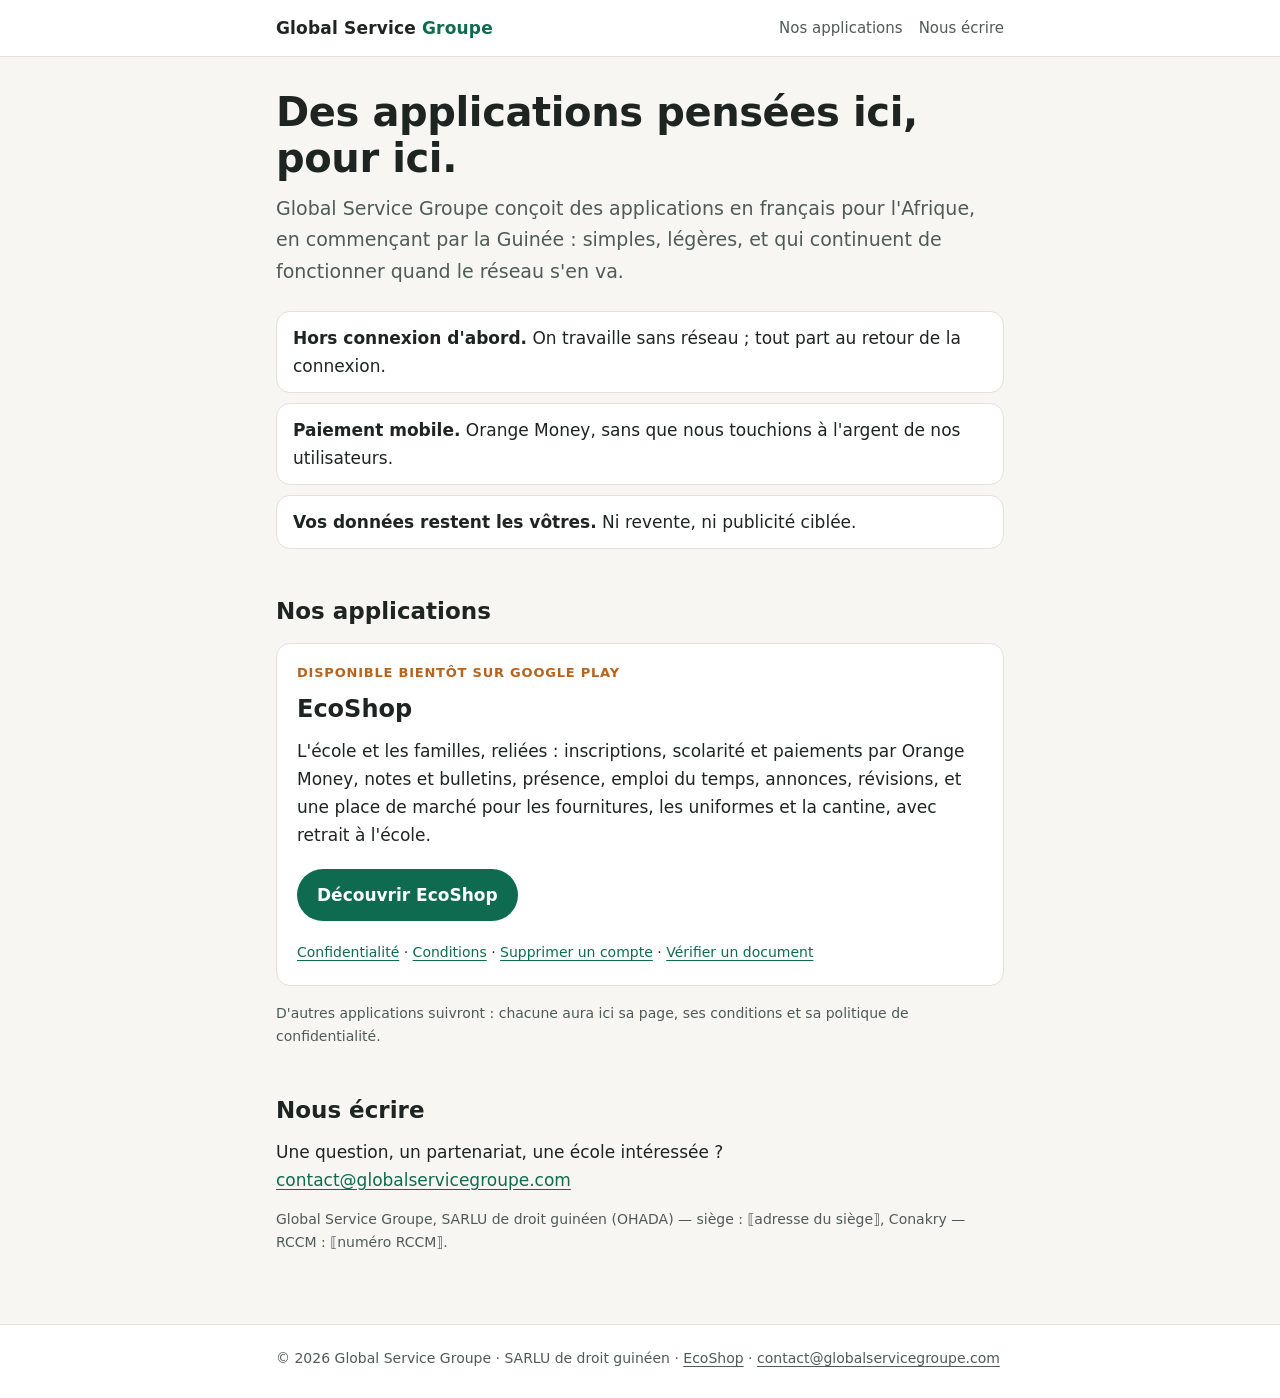
<file: index.html>
<!doctype html>
<html lang="fr">
<head>
  <meta charset="utf-8">
  <meta name="viewport" content="width=device-width, initial-scale=1">
  <title>Global Service Groupe — applications pour l'Afrique</title>
  <meta name="description" content="Global Service Groupe conçoit des applications en français pour l'Afrique, en commençant par la Guinée : EcoShop, la gestion scolaire reliée aux familles.">
  <link rel="stylesheet" href="/assets/site.css">
  <link rel="icon" href="/assets/favicon.svg" type="image/svg+xml">
  <link rel="canonical" href="https://globalservicegroupe.com/">
</head>
<body>
  <header class="bandeau">
    <div class="contenu">
      <a class="marque" href="/">Global Service <span>Groupe</span></a>
      <nav aria-label="Global Service Groupe">
        <a href="/#applications">Nos applications</a>
        <a href="/#contact">Nous écrire</a>
      </nav>
    </div>
  </header>

  <main class="contenu">
    <h1>Des applications pensées ici, pour ici.</h1>
    <p class="chapeau">
      Global Service Groupe conçoit des applications en français pour l'Afrique, en commençant par la Guinée :
      simples, légères, et qui continuent de fonctionner quand le réseau s'en va.
    </p>

    <ul class="principes">
      <li><strong>Hors connexion d'abord.</strong> On travaille sans réseau ; tout part au retour de la connexion.</li>
      <li><strong>Paiement mobile.</strong> Orange Money, sans que nous touchions à l'argent de nos utilisateurs.</li>
      <li><strong>Vos données restent les vôtres.</strong> Ni revente, ni publicité ciblée.</li>
    </ul>

    <h2 id="applications">Nos applications</h2>

    <article class="carte application-carte">
      <p class="etiquette">Disponible bientôt sur Google Play</p>
      <h3><a href="/ecoshop/">EcoShop</a></h3>
      <p>
        L'école et les familles, reliées : inscriptions, scolarité et paiements par Orange Money, notes et bulletins,
        présence, emploi du temps, annonces, révisions, et une place de marché pour les fournitures, les uniformes et
        la cantine, avec retrait à l'école.
      </p>
      <p>
        <a class="bouton" href="/ecoshop/">Découvrir EcoShop</a>
      </p>
      <p class="liens-legaux">
        <a href="/ecoshop/confidentialite/">Confidentialité</a> ·
        <a href="/ecoshop/conditions/">Conditions</a> ·
        <a href="/ecoshop/suppression-compte/">Supprimer un compte</a> ·
        <a href="/ecoshop/document/">Vérifier un document</a>
      </p>
    </article>

    <p class="note">D'autres applications suivront : chacune aura ici sa page, ses conditions et sa politique de confidentialité.</p>

    <h2 id="contact">Nous écrire</h2>
    <p>
      Une question, un partenariat, une école intéressée ?
      <a href="mailto:contact@globalservicegroupe.com">contact@globalservicegroupe.com</a>
    </p>
    <p class="note">
      Global Service Groupe, SARLU de droit guinéen (OHADA) — siège : ⟦adresse du siège⟧, Conakry —
      RCCM : ⟦numéro RCCM⟧.
    </p>
  </main>

  <footer>
    <div class="contenu">
      © 2026 Global Service Groupe · SARLU de droit guinéen ·
      <a href="/ecoshop/">EcoShop</a> ·
      <a href="mailto:contact@globalservicegroupe.com">contact@globalservicegroupe.com</a>
    </div>
  </footer>
</body>
</html>
</file>
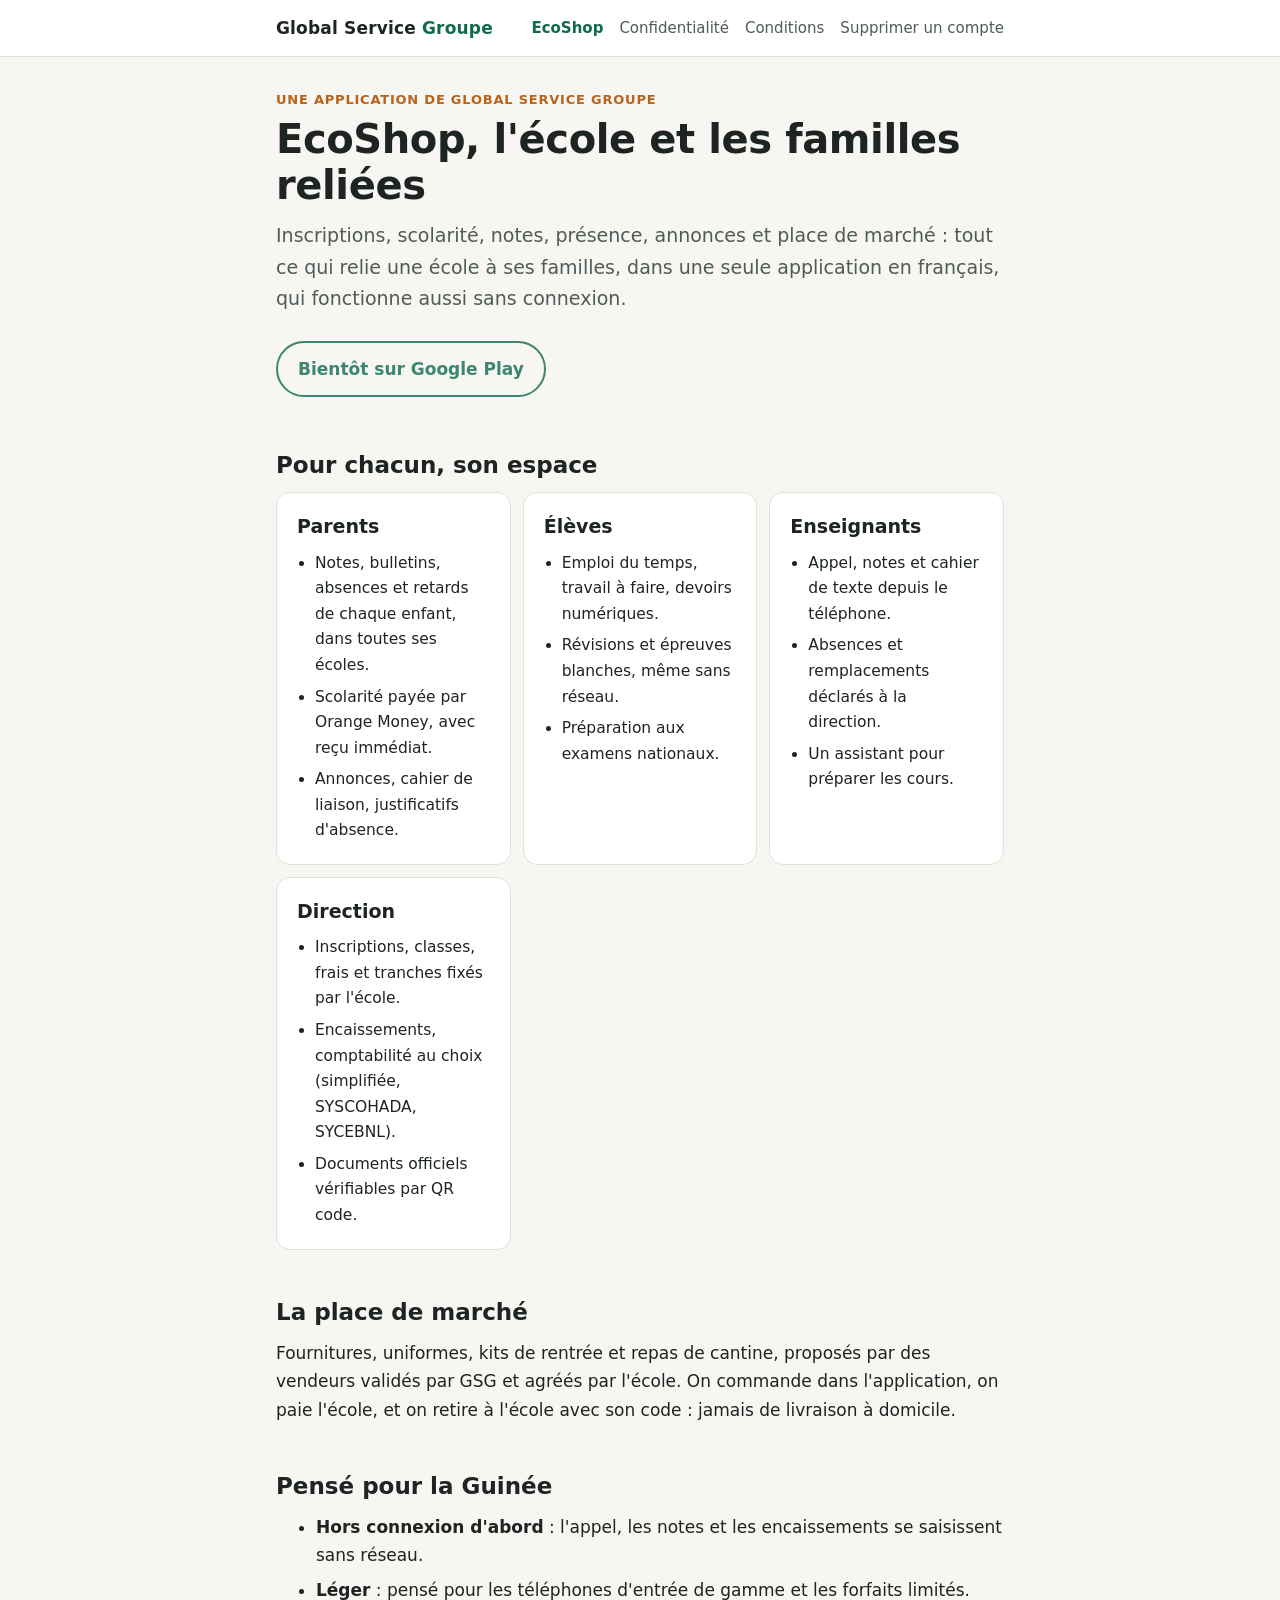
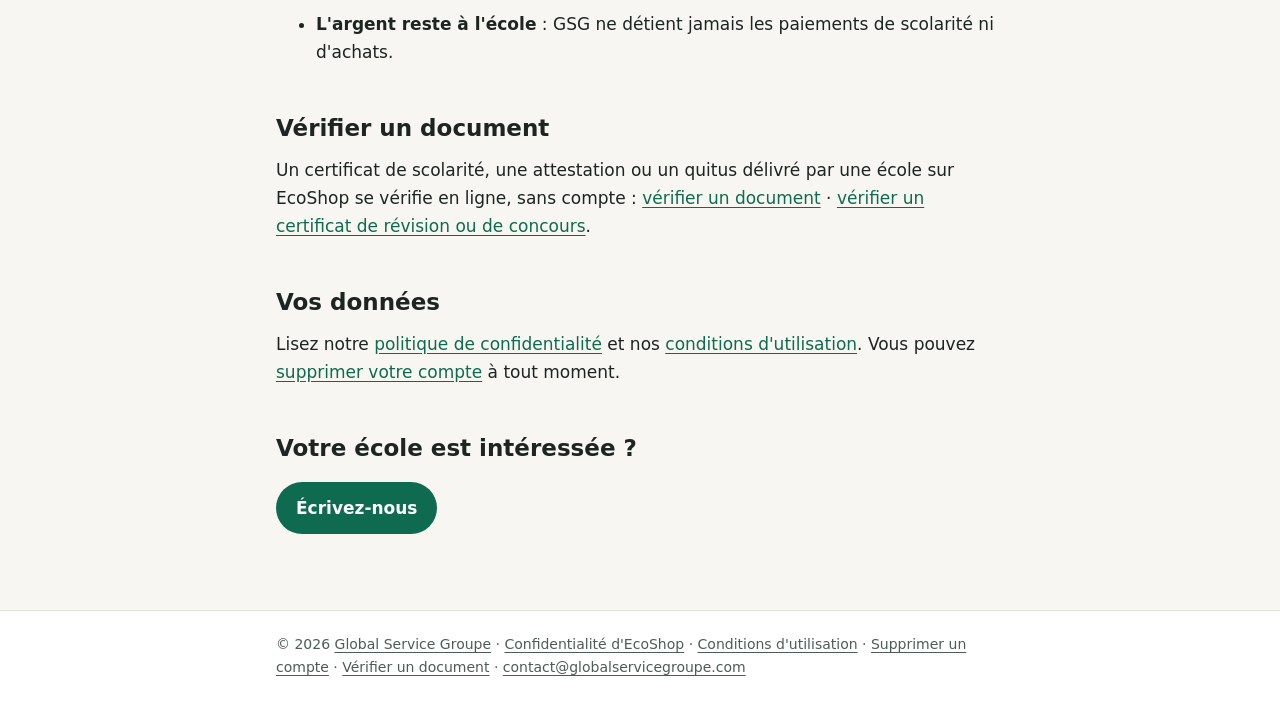
<file: ecoshop/index.html>
<!doctype html>
<html lang="fr">
<head>
  <meta charset="utf-8">
  <meta name="viewport" content="width=device-width, initial-scale=1">
  <title>EcoShop — l'école et les familles reliées | Global Service Groupe</title>
  <meta name="description" content="EcoShop relie l'école et les familles : inscriptions, scolarité par Orange Money, notes, présence, annonces et place de marché, même sans connexion.">
  <link rel="stylesheet" href="/assets/site.css">
  <link rel="icon" href="/assets/favicon.svg" type="image/svg+xml">
  <link rel="canonical" href="https://globalservicegroupe.com/ecoshop/">
</head>
<body>
  <header class="bandeau">
    <div class="contenu">
      <a class="marque" href="/">Global Service <span>Groupe</span></a>
      <nav aria-label="EcoShop">
        <a href="/ecoshop/" aria-current="page">EcoShop</a>
        <a href="/ecoshop/confidentialite/">Confidentialité</a>
        <a href="/ecoshop/conditions/">Conditions</a>
        <a href="/ecoshop/suppression-compte/">Supprimer un compte</a>
      </nav>
    </div>
  </header>

  <main class="contenu">
    <p class="etiquette">Une application de Global Service Groupe</p>
    <h1>EcoShop, l'école et les familles reliées</h1>
    <p class="chapeau">
      Inscriptions, scolarité, notes, présence, annonces et place de marché : tout ce qui relie une école
      à ses familles, dans une seule application en français, qui fonctionne aussi sans connexion.
    </p>
    <p><span class="bouton secondaire" aria-disabled="true">Bientôt sur Google Play</span></p>

    <h2>Pour chacun, son espace</h2>
    <div class="grille">
      <div class="carte">
        <h3>Parents</h3>
        <ul>
          <li>Notes, bulletins, absences et retards de chaque enfant, dans toutes ses écoles.</li>
          <li>Scolarité payée par Orange Money, avec reçu immédiat.</li>
          <li>Annonces, cahier de liaison, justificatifs d'absence.</li>
        </ul>
      </div>
      <div class="carte">
        <h3>Élèves</h3>
        <ul>
          <li>Emploi du temps, travail à faire, devoirs numériques.</li>
          <li>Révisions et épreuves blanches, même sans réseau.</li>
          <li>Préparation aux examens nationaux.</li>
        </ul>
      </div>
      <div class="carte">
        <h3>Enseignants</h3>
        <ul>
          <li>Appel, notes et cahier de texte depuis le téléphone.</li>
          <li>Absences et remplacements déclarés à la direction.</li>
          <li>Un assistant pour préparer les cours.</li>
        </ul>
      </div>
      <div class="carte">
        <h3>Direction</h3>
        <ul>
          <li>Inscriptions, classes, frais et tranches fixés par l'école.</li>
          <li>Encaissements, comptabilité au choix (simplifiée, SYSCOHADA, SYCEBNL).</li>
          <li>Documents officiels vérifiables par QR code.</li>
        </ul>
      </div>
    </div>

    <h2>La place de marché</h2>
    <p>
      Fournitures, uniformes, kits de rentrée et repas de cantine, proposés par des vendeurs validés par GSG
      et agréés par l'école. On commande dans l'application, on paie l'école, et on retire à l'école avec son code :
      jamais de livraison à domicile.
    </p>

    <h2>Pensé pour la Guinée</h2>
    <ul>
      <li><strong>Hors connexion d'abord</strong> : l'appel, les notes et les encaissements se saisissent sans réseau.</li>
      <li><strong>Léger</strong> : pensé pour les téléphones d'entrée de gamme et les forfaits limités.</li>
      <li><strong>L'argent reste à l'école</strong> : GSG ne détient jamais les paiements de scolarité ni d'achats.</li>
    </ul>

    <h2>Vérifier un document</h2>
    <p>
      Un certificat de scolarité, une attestation ou un quitus délivré par une école sur EcoShop se vérifie en ligne,
      sans compte : <a href="/ecoshop/document/">vérifier un document</a> ·
      <a href="/ecoshop/certificat/">vérifier un certificat de révision ou de concours</a>.
    </p>

    <h2>Vos données</h2>
    <p>
      Lisez notre <a href="/ecoshop/confidentialite/">politique de confidentialité</a> et nos
      <a href="/ecoshop/conditions/">conditions d'utilisation</a>. Vous pouvez
      <a href="/ecoshop/suppression-compte/">supprimer votre compte</a> à tout moment.
    </p>

    <h2>Votre école est intéressée ?</h2>
    <p><a class="bouton" href="mailto:contact@globalservicegroupe.com?subject=EcoShop%20pour%20notre%20%C3%A9cole">Écrivez-nous</a></p>
  </main>

  <footer>
    <div class="contenu">
      © 2026 <a href="/">Global Service Groupe</a> ·
      <a href="/ecoshop/confidentialite/">Confidentialité d'EcoShop</a> ·
      <a href="/ecoshop/conditions/">Conditions d'utilisation</a> ·
      <a href="/ecoshop/suppression-compte/">Supprimer un compte</a> ·
      <a href="/ecoshop/document/">Vérifier un document</a> ·
      <a href="mailto:contact@globalservicegroupe.com">contact@globalservicegroupe.com</a>
    </div>
  </footer>
</body>
</html>
</file>
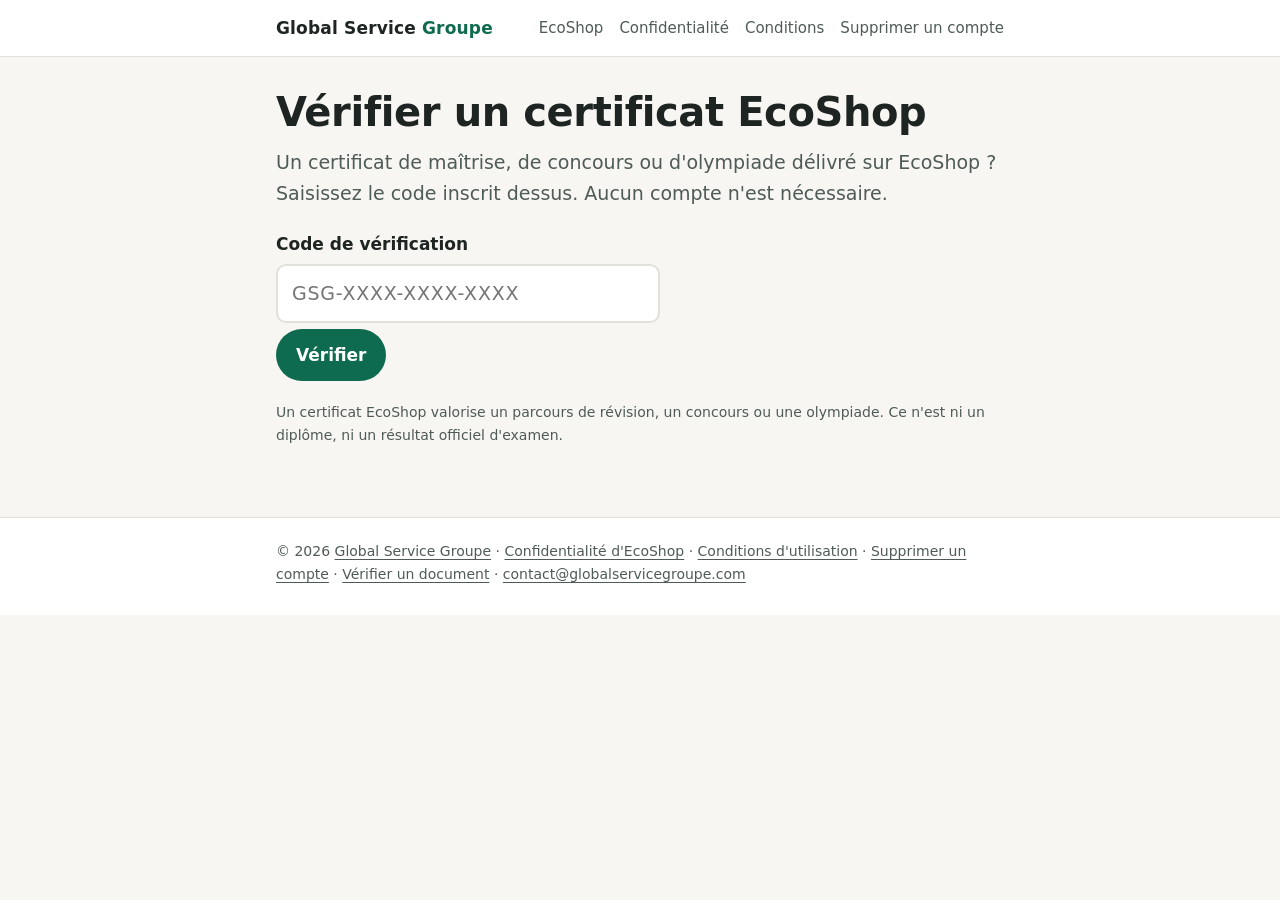
<file: ecoshop/certificat/index.html>
<!doctype html>
<html lang="fr">
<head>
  <meta charset="utf-8">
  <meta name="viewport" content="width=device-width, initial-scale=1">
  <title>Vérifier un certificat EcoShop — Global Service Groupe</title>
  <meta name="description" content="Vérifier un certificat EcoShop, sans créer de compte.">
  <link rel="stylesheet" href="/assets/site.css">
  <link rel="icon" href="/assets/favicon.svg" type="image/svg+xml">
  <link rel="canonical" href="https://globalservicegroupe.com/ecoshop/certificat/">
  <script src="/assets/config.js" defer></script>
  <script src="/assets/verifier.js" defer></script>
</head>
<body>
  <header class="bandeau">
    <div class="contenu">
      <a class="marque" href="/">Global Service <span>Groupe</span></a>
      <nav aria-label="EcoShop">
        <a href="/ecoshop/">EcoShop</a>
        <a href="/ecoshop/confidentialite/">Confidentialité</a>
        <a href="/ecoshop/conditions/">Conditions</a>
        <a href="/ecoshop/suppression-compte/">Supprimer un compte</a>
      </nav>
    </div>
  </header>

  <main class="contenu">
    <h1>Vérifier un certificat EcoShop</h1>
    <p class="chapeau">Un certificat de maîtrise, de concours ou d'olympiade délivré sur EcoShop ? Saisissez le code inscrit dessus. Aucun compte n'est nécessaire.</p>

    <div class="verification" id="verification" data-genre="certificat">
      <form id="formulaire" novalidate>
        <label for="code">Code de vérification</label>
        <input id="code" name="code" placeholder="GSG-XXXX-XXXX-XXXX" maxlength="18" autocomplete="off"
               autocapitalize="characters" spellcheck="false" inputmode="text" required>
        <p><button class="bouton" type="submit">Vérifier</button></p>
      </form>
      <div id="resultat"></div>
      <noscript><p class="note">Activez JavaScript dans votre navigateur pour lancer la vérification.</p></noscript>
    </div>

    <p class="note">Un certificat EcoShop valorise un parcours de révision, un concours ou une olympiade. Ce n'est ni un diplôme, ni un résultat officiel d'examen.</p>
  </main>

  <footer>
    <div class="contenu">
      © 2026 <a href="/">Global Service Groupe</a> ·
      <a href="/ecoshop/confidentialite/">Confidentialité d'EcoShop</a> ·
      <a href="/ecoshop/conditions/">Conditions d'utilisation</a> ·
      <a href="/ecoshop/suppression-compte/">Supprimer un compte</a> ·
      <a href="/ecoshop/document/">Vérifier un document</a> ·
      <a href="mailto:contact@globalservicegroupe.com">contact@globalservicegroupe.com</a>
    </div>
  </footer>
</body>
</html>
</file>
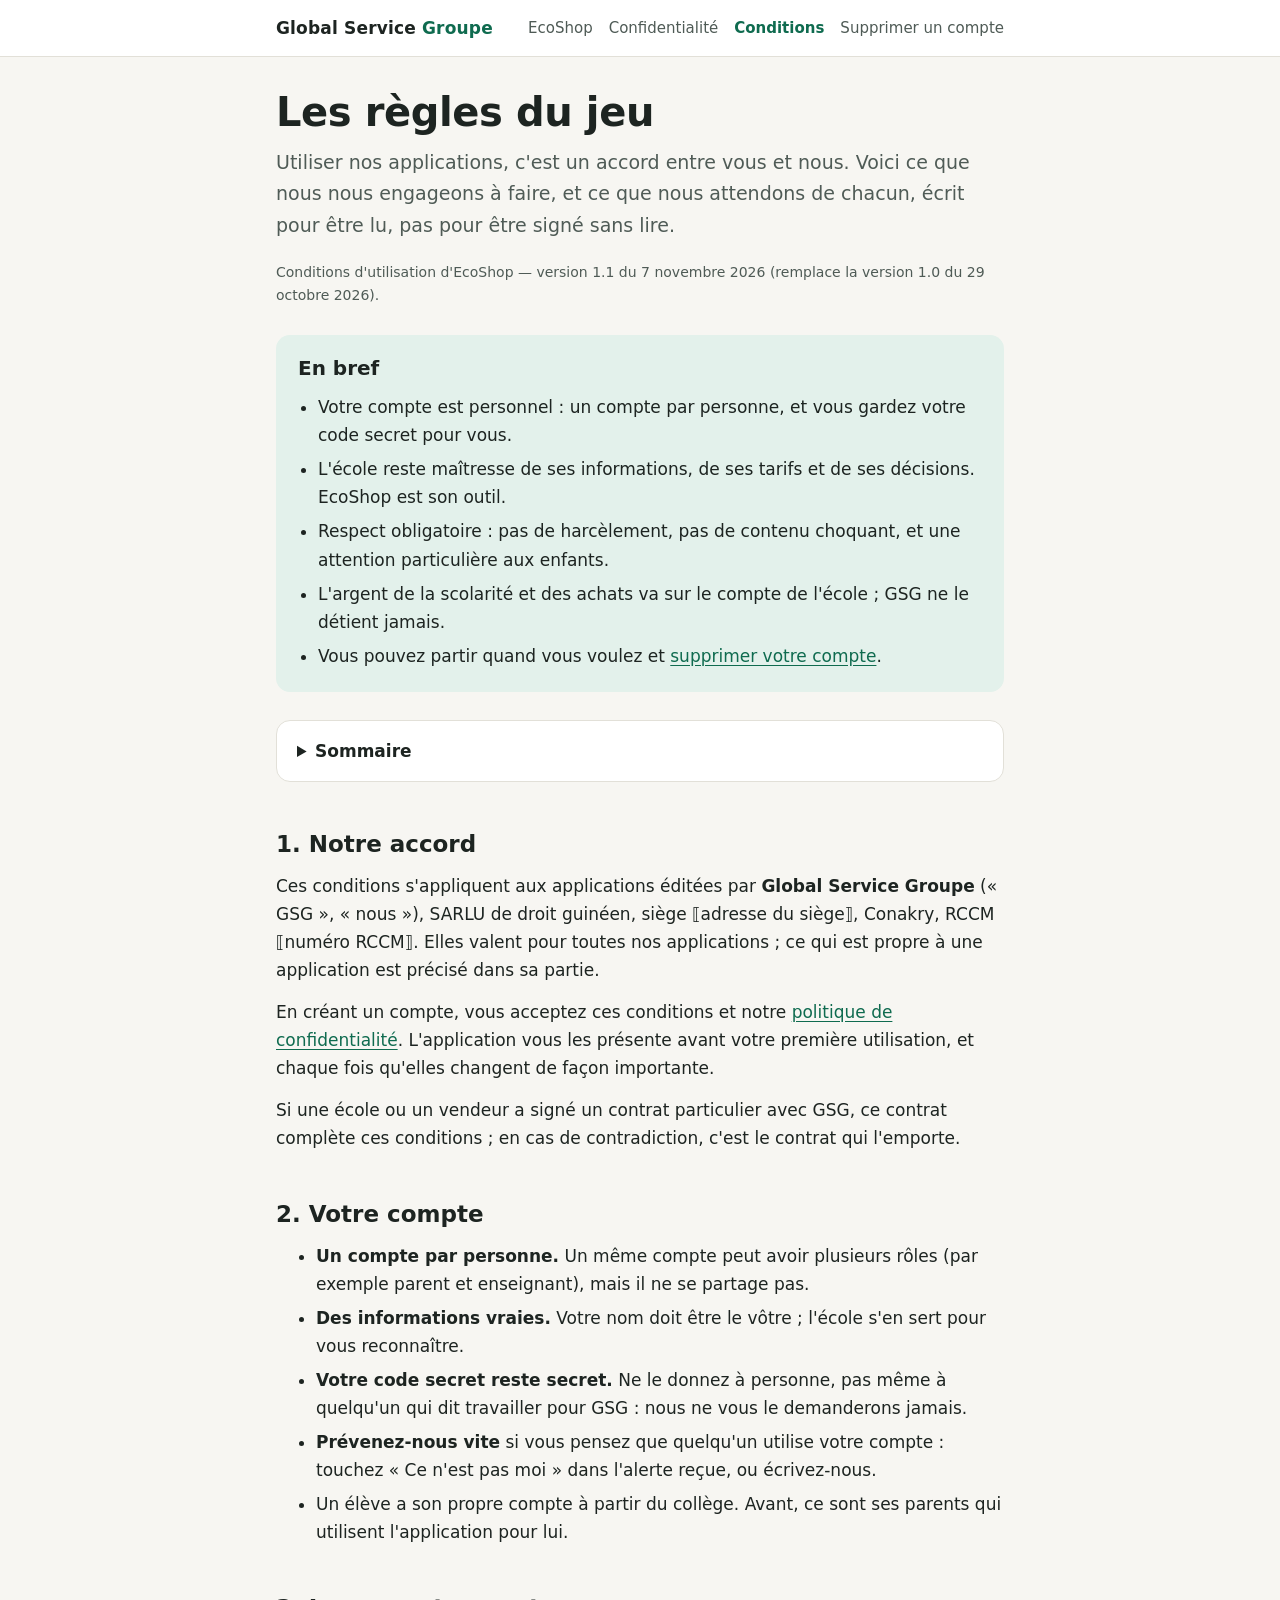
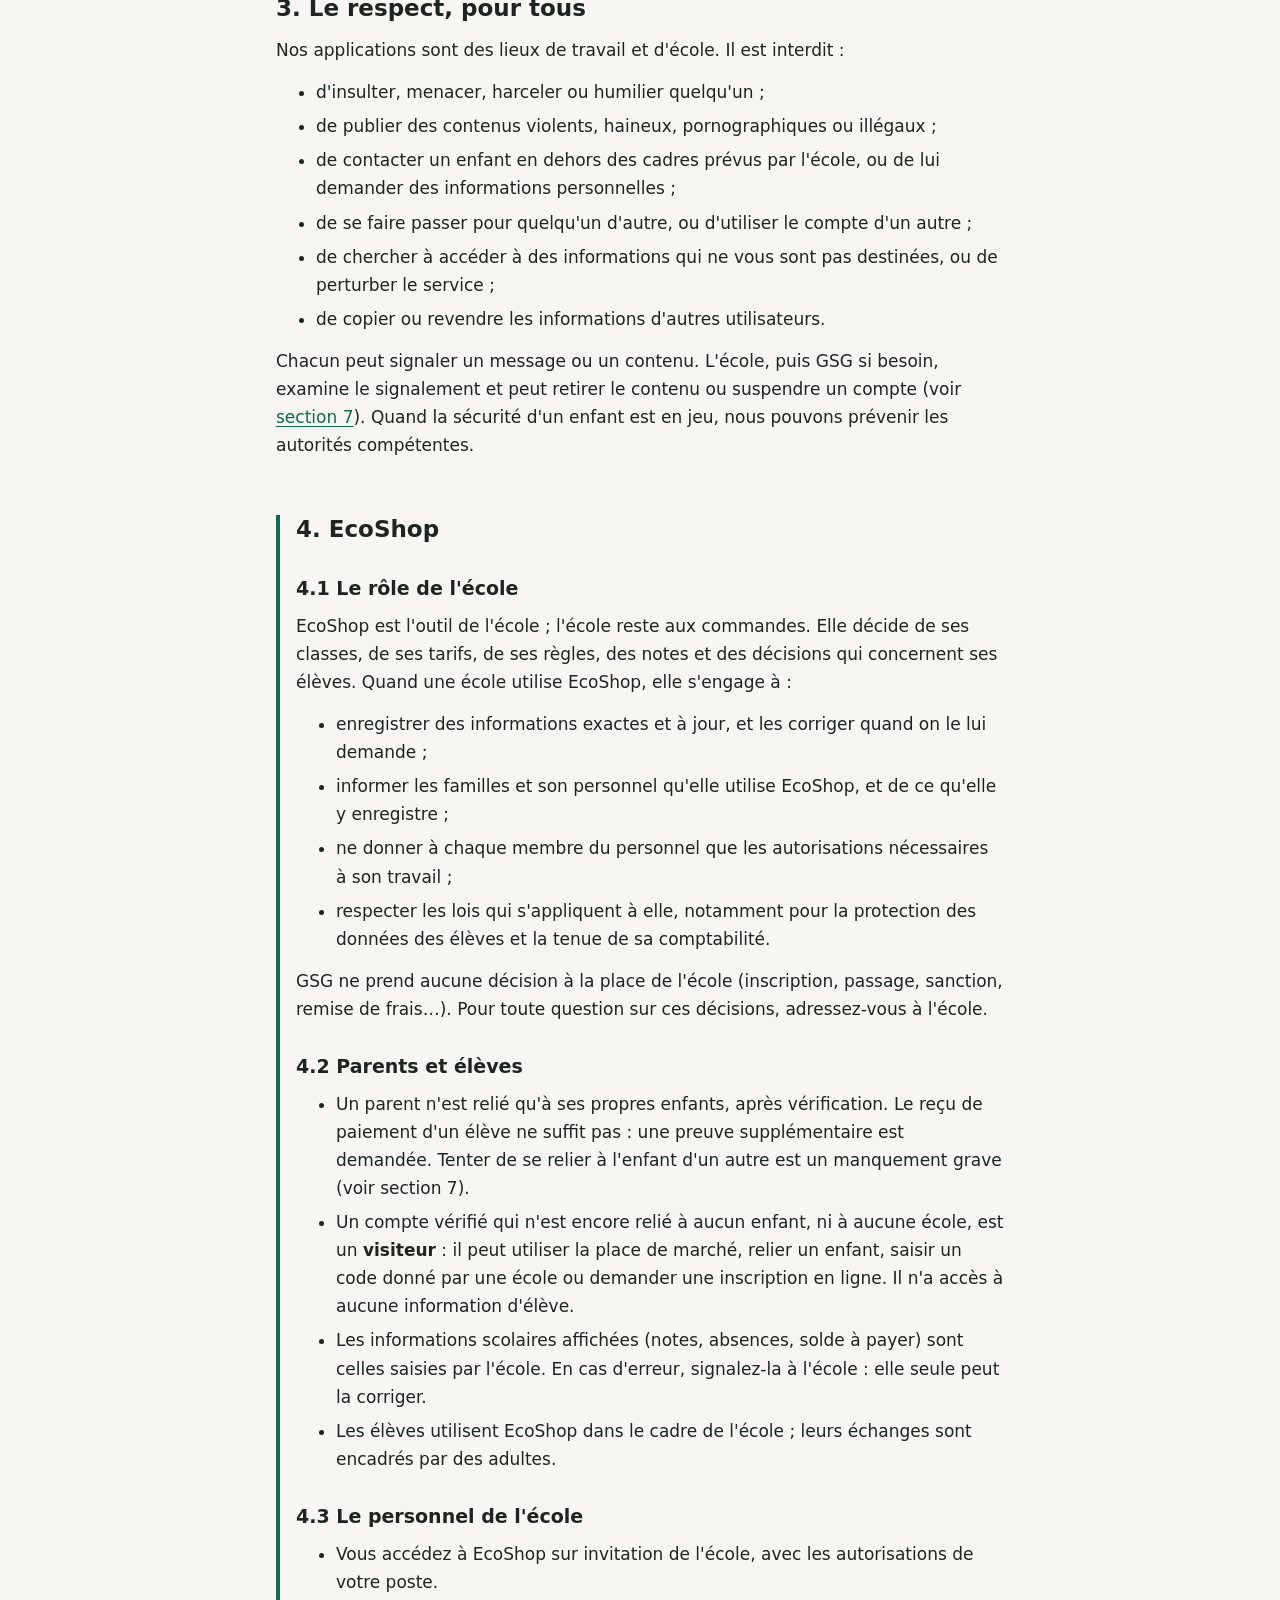
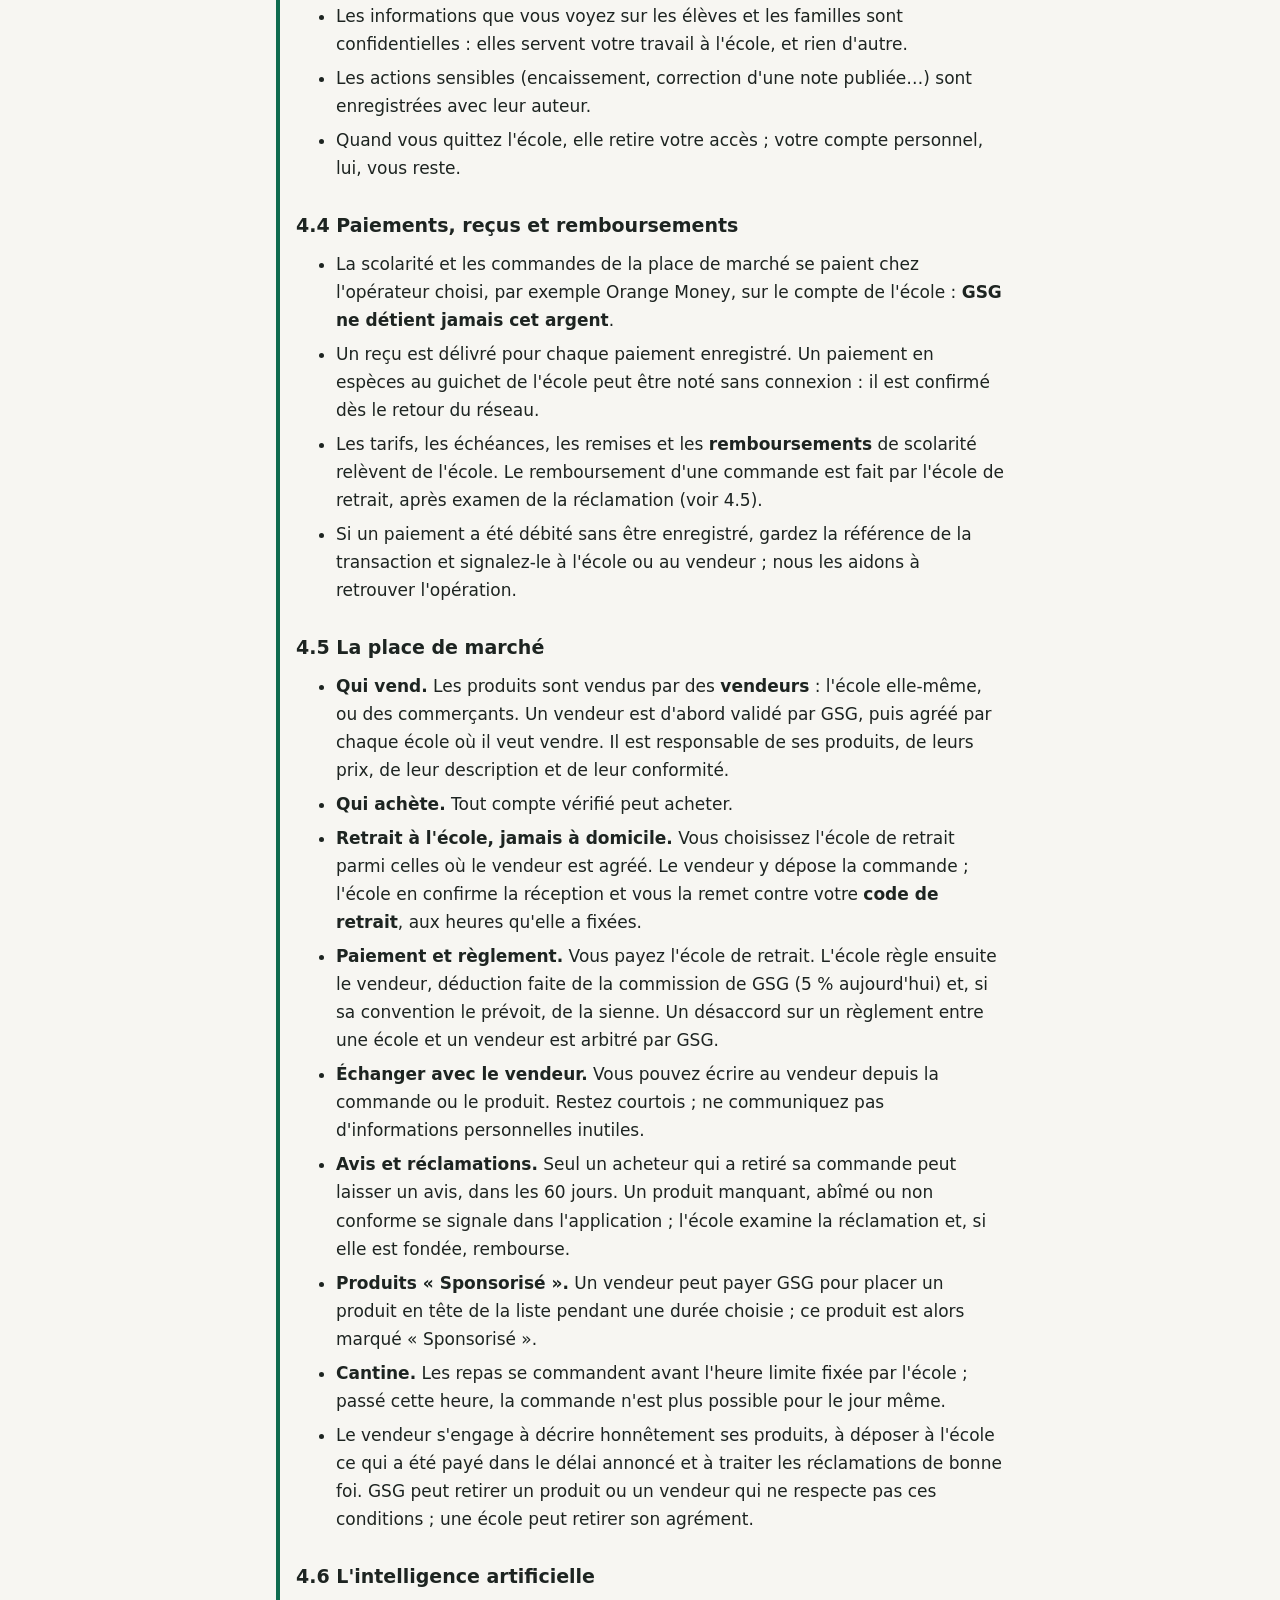
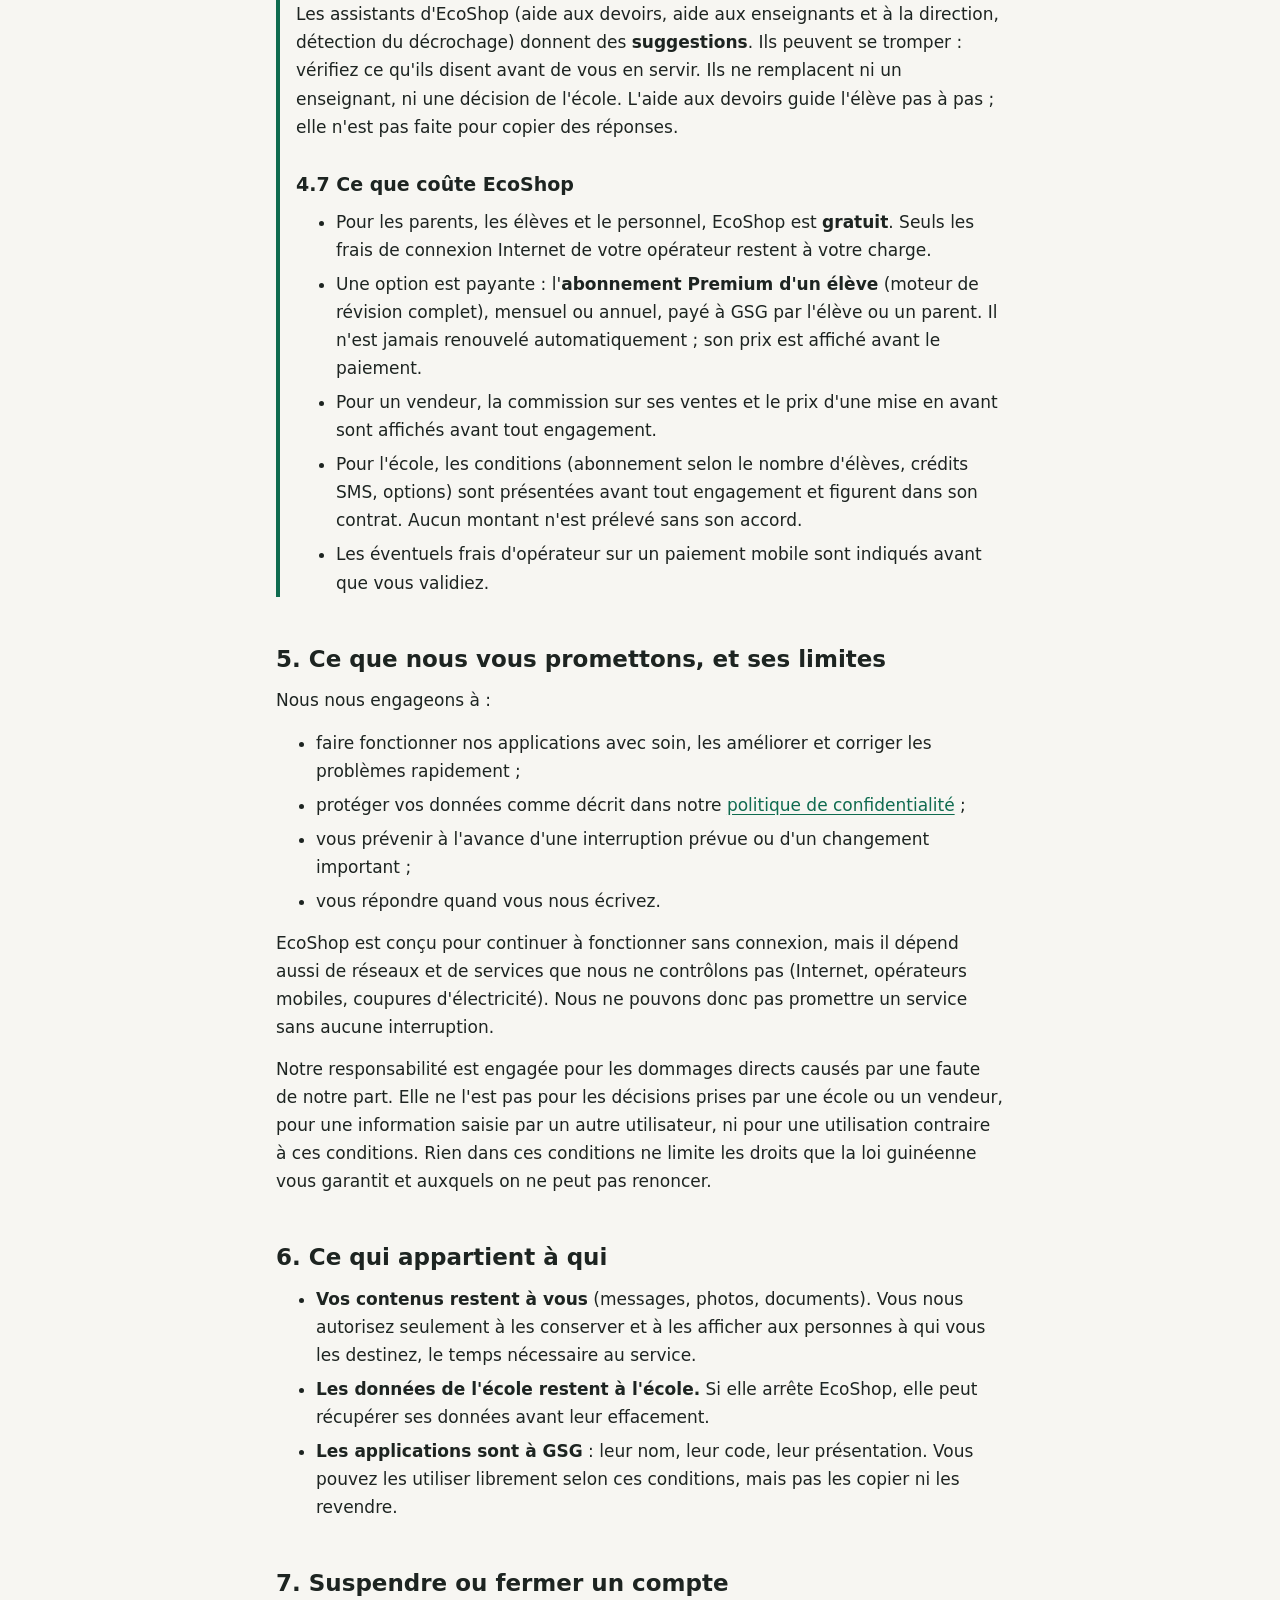
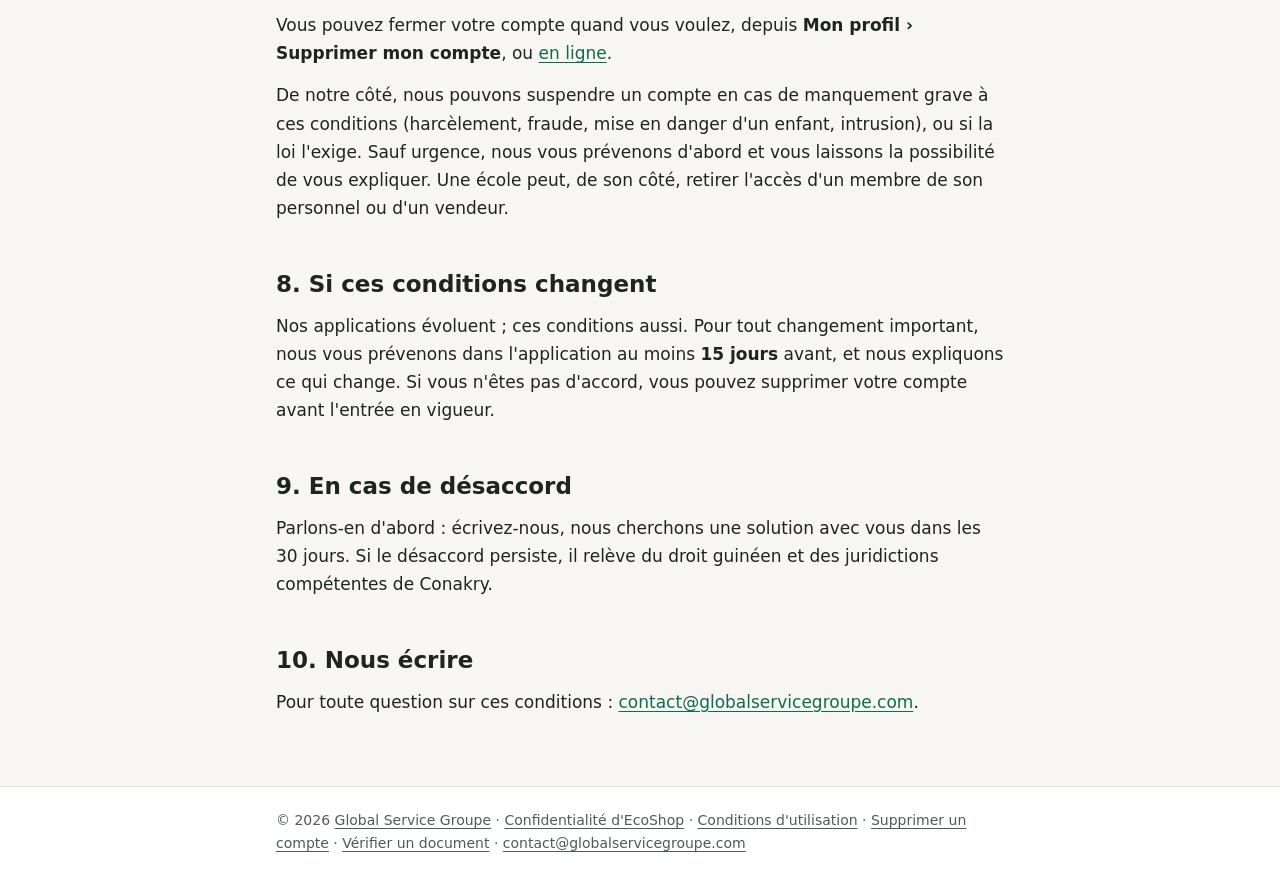
<file: ecoshop/conditions/index.html>
<!doctype html>
<html lang="fr">
<head>
  <meta charset="utf-8">
  <meta name="viewport" content="width=device-width, initial-scale=1">
  <title>Conditions d'utilisation d'EcoShop — Global Service Groupe</title>
  <meta name="description" content="Les règles d'utilisation des applications de Global Service Groupe, dont EcoShop, expliquées simplement : ce que nous vous apportons, ce que nous attendons de chacun.">
  <link rel="stylesheet" href="/assets/site.css">
  <link rel="icon" href="/assets/favicon.svg" type="image/svg+xml">
  <link rel="canonical" href="https://globalservicegroupe.com/ecoshop/conditions/">
</head>
<body>
  <header class="bandeau">
    <div class="contenu">
      <a class="marque" href="/">Global Service <span>Groupe</span></a>
      <nav aria-label="EcoShop">
        <a href="/ecoshop/">EcoShop</a>
        <a href="/ecoshop/confidentialite/">Confidentialité</a>
        <a href="/ecoshop/conditions/" aria-current="page">Conditions</a>
        <a href="/ecoshop/suppression-compte/">Supprimer un compte</a>
      </nav>
    </div>
  </header>

  <main class="contenu">
    <h1>Les règles du jeu</h1>
    <p class="chapeau">
      Utiliser nos applications, c'est un accord entre vous et nous. Voici ce que nous nous engageons
      à faire, et ce que nous attendons de chacun, écrit pour être lu, pas pour être signé sans lire.
    </p>
    <p class="date">Conditions d'utilisation d'EcoShop — version 1.1 du 7 novembre 2026 (remplace la version 1.0 du 29 octobre 2026).</p>

    <section class="en-bref" aria-labelledby="bref">
      <h2 id="bref">En bref</h2>
      <ul>
        <li>Votre compte est personnel : un compte par personne, et vous gardez votre code secret pour vous.</li>
        <li>L'école reste maîtresse de ses informations, de ses tarifs et de ses décisions. EcoShop est son outil.</li>
        <li>Respect obligatoire : pas de harcèlement, pas de contenu choquant, et une attention particulière aux enfants.</li>
        <li>L'argent de la scolarité et des achats va sur le compte de l'école ; GSG ne le détient jamais.</li>
        <li>Vous pouvez partir quand vous voulez et <a href="/ecoshop/confidentialite/#suppression">supprimer votre compte</a>.</li>
      </ul>
    </section>

    <details class="sommaire">
      <summary>Sommaire</summary>
      <ol>
        <li><a href="#accord">Notre accord</a></li>
        <li><a href="#compte">Votre compte</a></li>
        <li><a href="#respect">Le respect, pour tous</a></li>
        <li><a href="#ecoshop">EcoShop</a>
          <ol>
            <li><a href="#role-ecole">Le rôle de l'école</a></li>
            <li><a href="#parents-eleves">Parents et élèves</a></li>
            <li><a href="#personnel">Le personnel de l'école</a></li>
            <li><a href="#paiements">Paiements, reçus et remboursements</a></li>
            <li><a href="#boutique">La boutique</a></li>
            <li><a href="#ia">L'intelligence artificielle</a></li>
            <li><a href="#tarifs">Ce que coûte EcoShop</a></li>
          </ol>
        </li>
        <li><a href="#service">Ce que nous vous promettons, et ses limites</a></li>
        <li><a href="#propriete">Ce qui appartient à qui</a></li>
        <li><a href="#suspension">Suspendre ou fermer un compte</a></li>
        <li><a href="#changements">Si ces conditions changent</a></li>
        <li><a href="#litige">En cas de désaccord</a></li>
        <li><a href="#contact">Nous écrire</a></li>
      </ol>
    </details>

    <h2 id="accord">1. Notre accord</h2>
    <p>
      Ces conditions s'appliquent aux applications éditées par <strong>Global Service Groupe</strong>
      (« GSG », « nous »), SARLU de droit guinéen, siège ⟦adresse du siège⟧, Conakry, RCCM ⟦numéro RCCM⟧.
      Elles valent pour toutes nos applications ; ce qui est propre à une application est précisé dans
      sa partie.
    </p>
    <p>
      En créant un compte, vous acceptez ces conditions et notre
      <a href="/ecoshop/confidentialite/">politique de confidentialité</a>. L'application vous les présente
      avant votre première utilisation, et chaque fois qu'elles changent de façon importante.
    </p>
    <p>
      Si une école ou un vendeur a signé un contrat particulier avec GSG, ce contrat complète ces
      conditions ; en cas de contradiction, c'est le contrat qui l'emporte.
    </p>

    <h2 id="compte">2. Votre compte</h2>
    <ul>
      <li><strong>Un compte par personne.</strong> Un même compte peut avoir plusieurs rôles (par exemple parent
        et enseignant), mais il ne se partage pas.</li>
      <li><strong>Des informations vraies.</strong> Votre nom doit être le vôtre ; l'école s'en sert pour vous reconnaître.</li>
      <li><strong>Votre code secret reste secret.</strong> Ne le donnez à personne, pas même à quelqu'un qui dit
        travailler pour GSG : nous ne vous le demanderons jamais.</li>
      <li><strong>Prévenez-nous vite</strong> si vous pensez que quelqu'un utilise votre compte : touchez
        « Ce n'est pas moi » dans l'alerte reçue, ou écrivez-nous.</li>
      <li>Un élève a son propre compte à partir du collège. Avant, ce sont ses parents qui utilisent l'application pour lui.</li>
    </ul>

    <h2 id="respect">3. Le respect, pour tous</h2>
    <p>Nos applications sont des lieux de travail et d'école. Il est interdit :</p>
    <ul>
      <li>d'insulter, menacer, harceler ou humilier quelqu'un ;</li>
      <li>de publier des contenus violents, haineux, pornographiques ou illégaux ;</li>
      <li>de contacter un enfant en dehors des cadres prévus par l'école, ou de lui demander des informations personnelles ;</li>
      <li>de se faire passer pour quelqu'un d'autre, ou d'utiliser le compte d'un autre ;</li>
      <li>de chercher à accéder à des informations qui ne vous sont pas destinées, ou de perturber le service ;</li>
      <li>de copier ou revendre les informations d'autres utilisateurs.</li>
    </ul>
    <p>
      Chacun peut signaler un message ou un contenu. L'école, puis GSG si besoin, examine le signalement
      et peut retirer le contenu ou suspendre un compte (voir <a href="#suspension">section 7</a>).
      Quand la sécurité d'un enfant est en jeu, nous pouvons prévenir les autorités compétentes.
    </p>

    <section class="application" id="ecoshop" aria-labelledby="titre-ecoshop">
      <h2 id="titre-ecoshop">4. EcoShop</h2>

      <h3 id="role-ecole">4.1 Le rôle de l'école</h3>
      <p>
        EcoShop est l'outil de l'école ; l'école reste aux commandes. Elle décide de ses classes,
        de ses tarifs, de ses règles, des notes et des décisions qui concernent ses élèves. Quand une école
        utilise EcoShop, elle s'engage à :
      </p>
      <ul>
        <li>enregistrer des informations exactes et à jour, et les corriger quand on le lui demande ;</li>
        <li>informer les familles et son personnel qu'elle utilise EcoShop, et de ce qu'elle y enregistre ;</li>
        <li>ne donner à chaque membre du personnel que les autorisations nécessaires à son travail ;</li>
        <li>respecter les lois qui s'appliquent à elle, notamment pour la protection des données des élèves
          et la tenue de sa comptabilité.</li>
      </ul>
      <p>
        GSG ne prend aucune décision à la place de l'école (inscription, passage, sanction, remise de frais…).
        Pour toute question sur ces décisions, adressez-vous à l'école.
      </p>

      <h3 id="parents-eleves">4.2 Parents et élèves</h3>
      <ul>
        <li>Un parent n'est relié qu'à ses propres enfants, après vérification. Le reçu de paiement d'un élève
          ne suffit pas : une preuve supplémentaire est demandée. Tenter de se relier à l'enfant d'un autre est
          un manquement grave (voir section 7).</li>
        <li>Un compte vérifié qui n'est encore relié à aucun enfant, ni à aucune école, est un
          <strong>visiteur</strong> : il peut utiliser la place de marché, relier un enfant, saisir un code donné
          par une école ou demander une inscription en ligne. Il n'a accès à aucune information d'élève.</li>
        <li>Les informations scolaires affichées (notes, absences, solde à payer) sont celles saisies par l'école.
          En cas d'erreur, signalez-la à l'école : elle seule peut la corriger.</li>
        <li>Les élèves utilisent EcoShop dans le cadre de l'école ; leurs échanges sont encadrés par des adultes.</li>
      </ul>

      <h3 id="personnel">4.3 Le personnel de l'école</h3>
      <ul>
        <li>Vous accédez à EcoShop sur invitation de l'école, avec les autorisations de votre poste.</li>
        <li>Les informations que vous voyez sur les élèves et les familles sont confidentielles : elles servent
          votre travail à l'école, et rien d'autre.</li>
        <li>Les actions sensibles (encaissement, correction d'une note publiée…) sont enregistrées avec leur auteur.</li>
        <li>Quand vous quittez l'école, elle retire votre accès ; votre compte personnel, lui, vous reste.</li>
      </ul>

      <h3 id="paiements">4.4 Paiements, reçus et remboursements</h3>
      <ul>
        <li>La scolarité et les commandes de la place de marché se paient chez l'opérateur choisi, par exemple
          Orange Money, sur le compte de l'école : <strong>GSG ne détient jamais cet argent</strong>.</li>
        <li>Un reçu est délivré pour chaque paiement enregistré. Un paiement en espèces au guichet de l'école
          peut être noté sans connexion : il est confirmé dès le retour du réseau.</li>
        <li>Les tarifs, les échéances, les remises et les <strong>remboursements</strong> de scolarité relèvent de l'école.
          Le remboursement d'une commande est fait par l'école de retrait, après examen de la réclamation
          (voir 4.5).</li>
        <li>Si un paiement a été débité sans être enregistré, gardez la référence de la transaction et
          signalez-le à l'école ou au vendeur ; nous les aidons à retrouver l'opération.</li>
      </ul>

      <h3 id="boutique">4.5 La place de marché</h3>
      <ul>
        <li><strong>Qui vend.</strong> Les produits sont vendus par des <strong>vendeurs</strong> : l'école
          elle-même, ou des commerçants. Un vendeur est d'abord validé par GSG, puis agréé par chaque école où
          il veut vendre. Il est responsable de ses produits, de leurs prix, de leur description et de leur
          conformité.</li>
        <li><strong>Qui achète.</strong> Tout compte vérifié peut acheter.</li>
        <li><strong>Retrait à l'école, jamais à domicile.</strong> Vous choisissez l'école de retrait parmi
          celles où le vendeur est agréé. Le vendeur y dépose la commande ; l'école en confirme la réception et
          vous la remet contre votre <strong>code de retrait</strong>, aux heures qu'elle a fixées.</li>
        <li><strong>Paiement et règlement.</strong> Vous payez l'école de retrait. L'école règle ensuite le
          vendeur, déduction faite de la commission de GSG (5 % aujourd'hui) et, si sa convention le prévoit,
          de la sienne. Un désaccord sur un règlement entre une école et un vendeur est arbitré par GSG.</li>
        <li><strong>Échanger avec le vendeur.</strong> Vous pouvez écrire au vendeur depuis la commande ou le
          produit. Restez courtois ; ne communiquez pas d'informations personnelles inutiles.</li>
        <li><strong>Avis et réclamations.</strong> Seul un acheteur qui a retiré sa commande peut laisser un
          avis, dans les 60 jours. Un produit manquant, abîmé ou non conforme se signale dans l'application ; l'école examine la
          réclamation et, si elle est fondée, rembourse.</li>
        <li><strong>Produits « Sponsorisé ».</strong> Un vendeur peut payer GSG pour placer un produit en tête
          de la liste pendant une durée choisie ; ce produit est alors marqué « Sponsorisé ».</li>
        <li><strong>Cantine.</strong> Les repas se commandent avant l'heure limite fixée par l'école ; passé
          cette heure, la commande n'est plus possible pour le jour même.</li>
        <li>Le vendeur s'engage à décrire honnêtement ses produits, à déposer à l'école ce qui a été payé dans
          le délai annoncé et à traiter les réclamations de bonne foi. GSG peut retirer un produit ou un vendeur
          qui ne respecte pas ces conditions ; une école peut retirer son agrément.</li>
      </ul>

      <h3 id="ia">4.6 L'intelligence artificielle</h3>
      <p>
        Les assistants d'EcoShop (aide aux devoirs, aide aux enseignants et à la direction, détection du
        décrochage) donnent des <strong>suggestions</strong>. Ils peuvent se tromper : vérifiez ce qu'ils disent
        avant de vous en servir. Ils ne remplacent ni un enseignant, ni une décision de l'école. L'aide aux
        devoirs guide l'élève pas à pas ; elle n'est pas faite pour copier des réponses.
      </p>

      <h3 id="tarifs">4.7 Ce que coûte EcoShop</h3>
      <ul>
        <li>Pour les parents, les élèves et le personnel, EcoShop est <strong>gratuit</strong>.
          Seuls les frais de connexion Internet de votre opérateur restent à votre charge.</li>
        <li>Une option est payante : l'<strong>abonnement Premium d'un élève</strong> (moteur de révision
          complet), mensuel ou annuel, payé à GSG par l'élève ou un parent. Il n'est jamais renouvelé
          automatiquement ; son prix est affiché avant le paiement.</li>
        <li>Pour un vendeur, la commission sur ses ventes et le prix d'une mise en avant sont affichés avant
          tout engagement.</li>
        <li>Pour l'école, les conditions (abonnement selon le nombre d'élèves, crédits SMS, options) sont
          présentées avant tout engagement et figurent dans son contrat. Aucun montant n'est prélevé sans son accord.</li>
        <li>Les éventuels frais d'opérateur sur un paiement mobile sont indiqués avant que vous validiez.</li>
      </ul>
    </section>

    <h2 id="service">5. Ce que nous vous promettons, et ses limites</h2>
    <p>Nous nous engageons à :</p>
    <ul>
      <li>faire fonctionner nos applications avec soin, les améliorer et corriger les problèmes rapidement ;</li>
      <li>protéger vos données comme décrit dans notre <a href="/ecoshop/confidentialite/">politique de confidentialité</a> ;</li>
      <li>vous prévenir à l'avance d'une interruption prévue ou d'un changement important ;</li>
      <li>vous répondre quand vous nous écrivez.</li>
    </ul>
    <p>
      EcoShop est conçu pour continuer à fonctionner sans connexion, mais il dépend aussi de réseaux et de
      services que nous ne contrôlons pas (Internet, opérateurs mobiles, coupures d'électricité). Nous ne
      pouvons donc pas promettre un service sans aucune interruption.
    </p>
    <p>
      Notre responsabilité est engagée pour les dommages directs causés par une faute de notre part.
      Elle ne l'est pas pour les décisions prises par une école ou un vendeur, pour une information saisie
      par un autre utilisateur, ni pour une utilisation contraire à ces conditions. Rien dans ces conditions
      ne limite les droits que la loi guinéenne vous garantit et auxquels on ne peut pas renoncer.
    </p>

    <h2 id="propriete">6. Ce qui appartient à qui</h2>
    <ul>
      <li><strong>Vos contenus restent à vous</strong> (messages, photos, documents). Vous nous autorisez seulement
        à les conserver et à les afficher aux personnes à qui vous les destinez, le temps nécessaire au service.</li>
      <li><strong>Les données de l'école restent à l'école.</strong> Si elle arrête EcoShop, elle peut récupérer
        ses données avant leur effacement.</li>
      <li><strong>Les applications sont à GSG</strong> : leur nom, leur code, leur présentation. Vous pouvez les utiliser
        librement selon ces conditions, mais pas les copier ni les revendre.</li>
    </ul>

    <h2 id="suspension">7. Suspendre ou fermer un compte</h2>
    <p>
      Vous pouvez fermer votre compte quand vous voulez, depuis <strong>Mon profil › Supprimer mon compte</strong>,
      ou <a href="/ecoshop/suppression-compte/">en ligne</a>.
    </p>
    <p>
      De notre côté, nous pouvons suspendre un compte en cas de manquement grave à ces conditions
      (harcèlement, fraude, mise en danger d'un enfant, intrusion), ou si la loi l'exige. Sauf urgence,
      nous vous prévenons d'abord et vous laissons la possibilité de vous expliquer. Une école peut,
      de son côté, retirer l'accès d'un membre de son personnel ou d'un vendeur.
    </p>

    <h2 id="changements">8. Si ces conditions changent</h2>
    <p>
      Nos applications évoluent ; ces conditions aussi. Pour tout changement important, nous vous prévenons
      dans l'application au moins <strong>15 jours</strong> avant, et nous expliquons ce qui change. Si vous n'êtes
      pas d'accord, vous pouvez supprimer votre compte avant l'entrée en vigueur.
    </p>

    <h2 id="litige">9. En cas de désaccord</h2>
    <p>
      Parlons-en d'abord : écrivez-nous, nous cherchons une solution avec vous dans les 30 jours.
      Si le désaccord persiste, il relève du droit guinéen et des juridictions compétentes de Conakry.
    </p>

    <h2 id="contact">10. Nous écrire</h2>
    <p>
      Pour toute question sur ces conditions :
      <a href="mailto:contact@globalservicegroupe.com">contact@globalservicegroupe.com</a>.
    </p>
  </main>

  <footer>
    <div class="contenu">
      © 2026 <a href="/">Global Service Groupe</a> ·
      <a href="/ecoshop/confidentialite/">Confidentialité d'EcoShop</a> ·
      <a href="/ecoshop/conditions/">Conditions d'utilisation</a> ·
      <a href="/ecoshop/suppression-compte/">Supprimer un compte</a> ·
      <a href="/ecoshop/document/">Vérifier un document</a> ·
      <a href="mailto:contact@globalservicegroupe.com">contact@globalservicegroupe.com</a>
    </div>
  </footer>
</body>
</html>
</file>
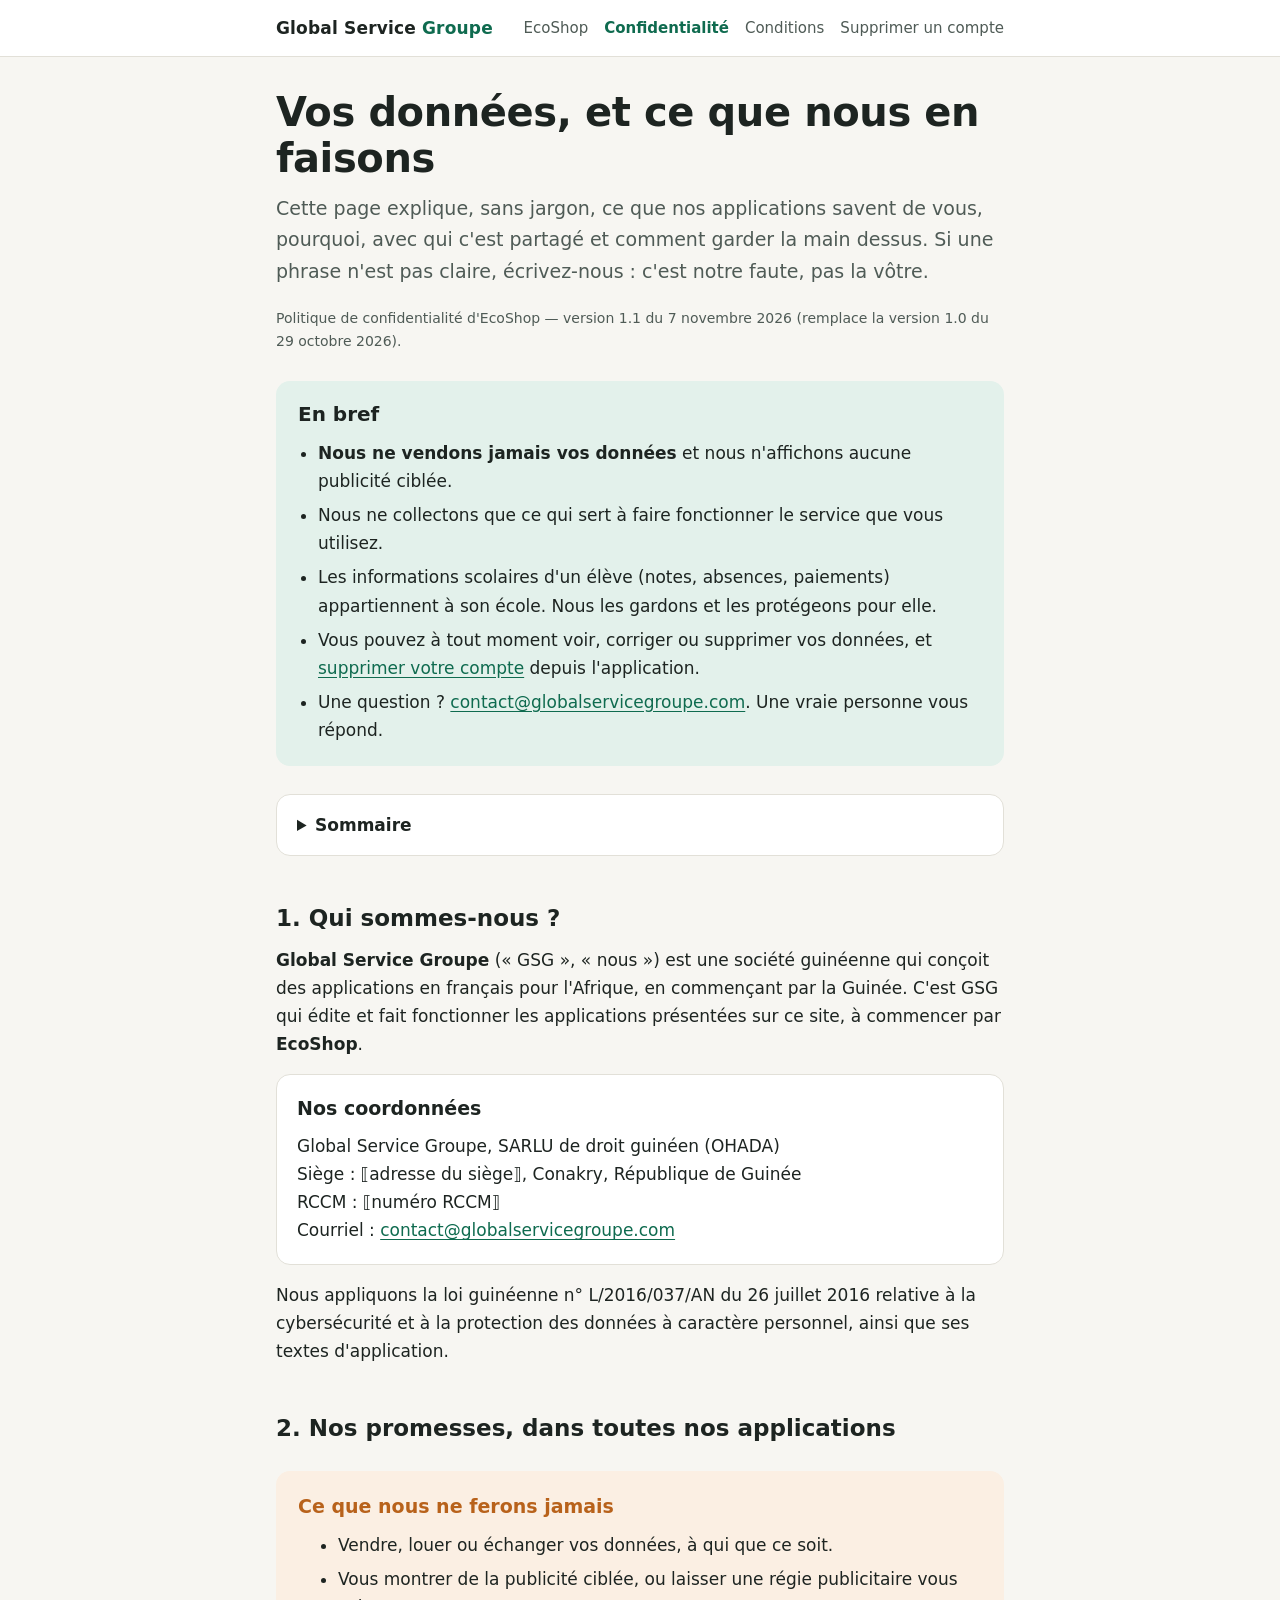
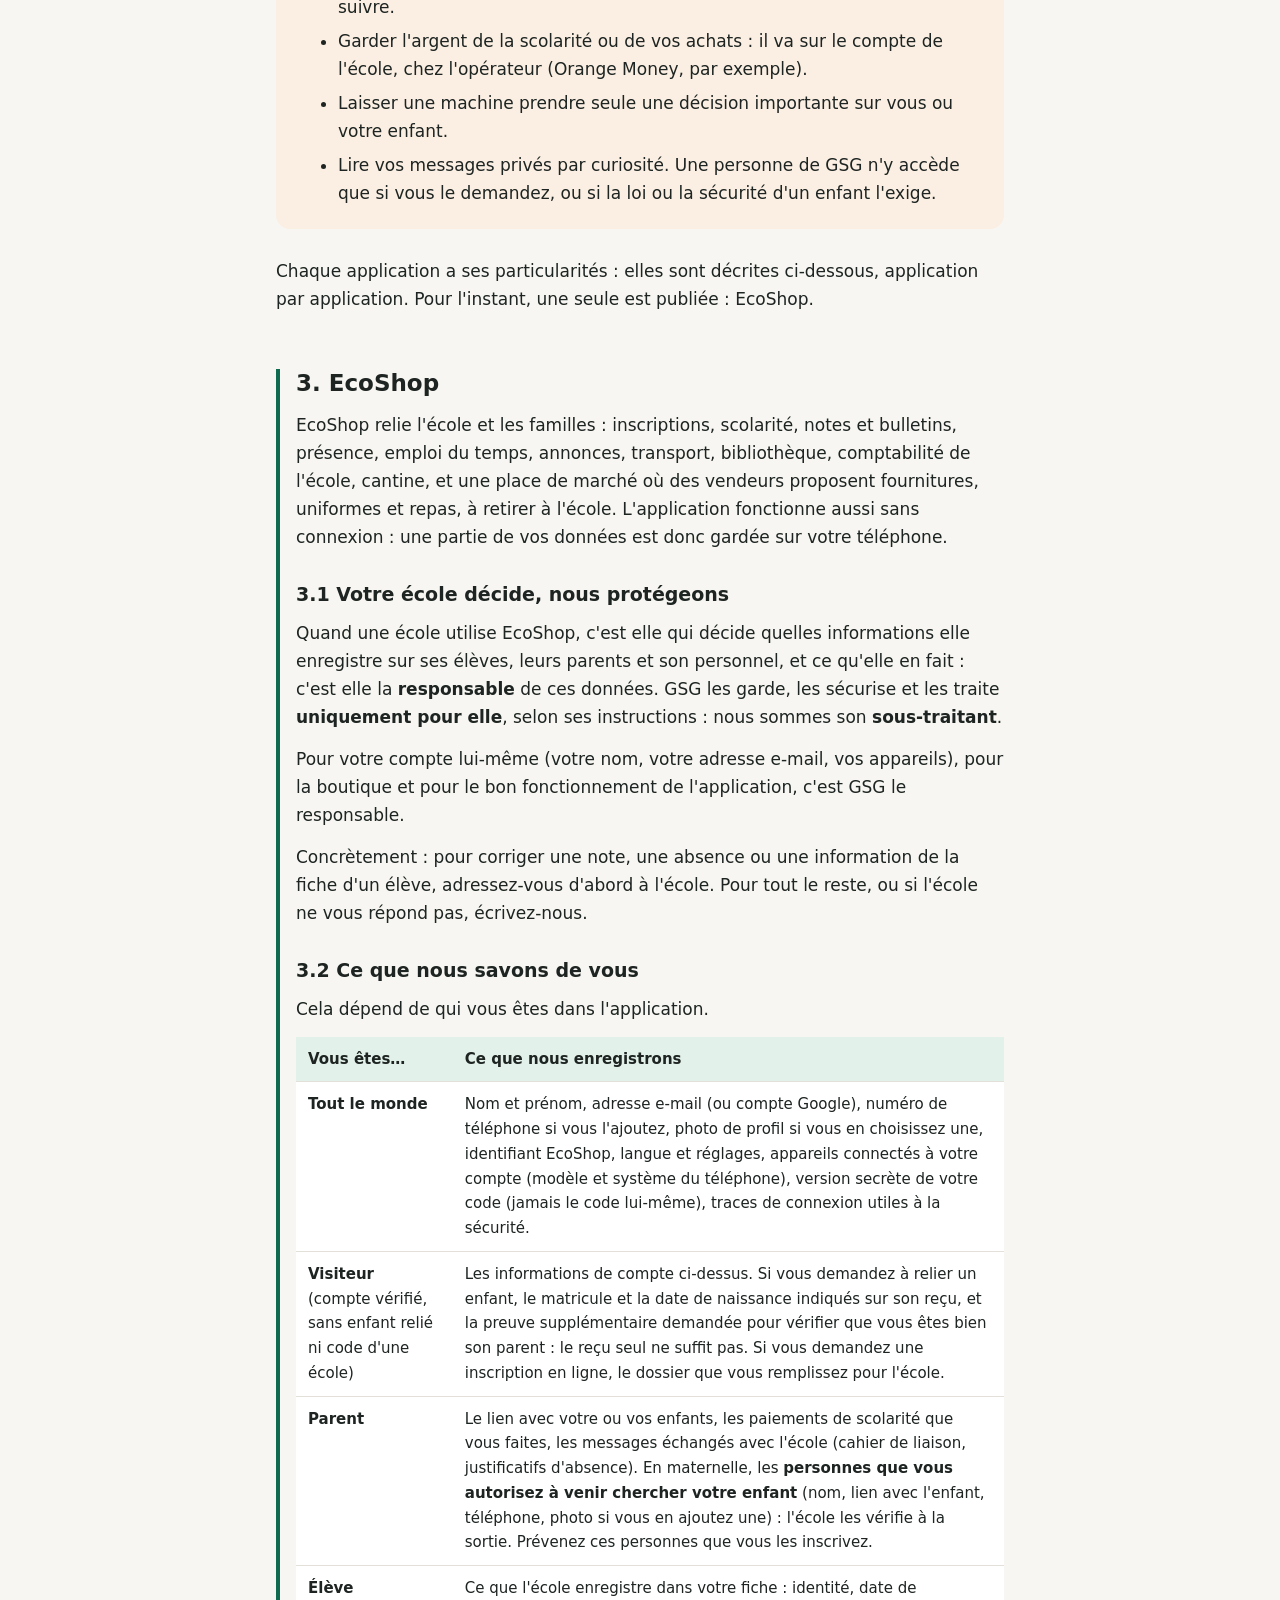
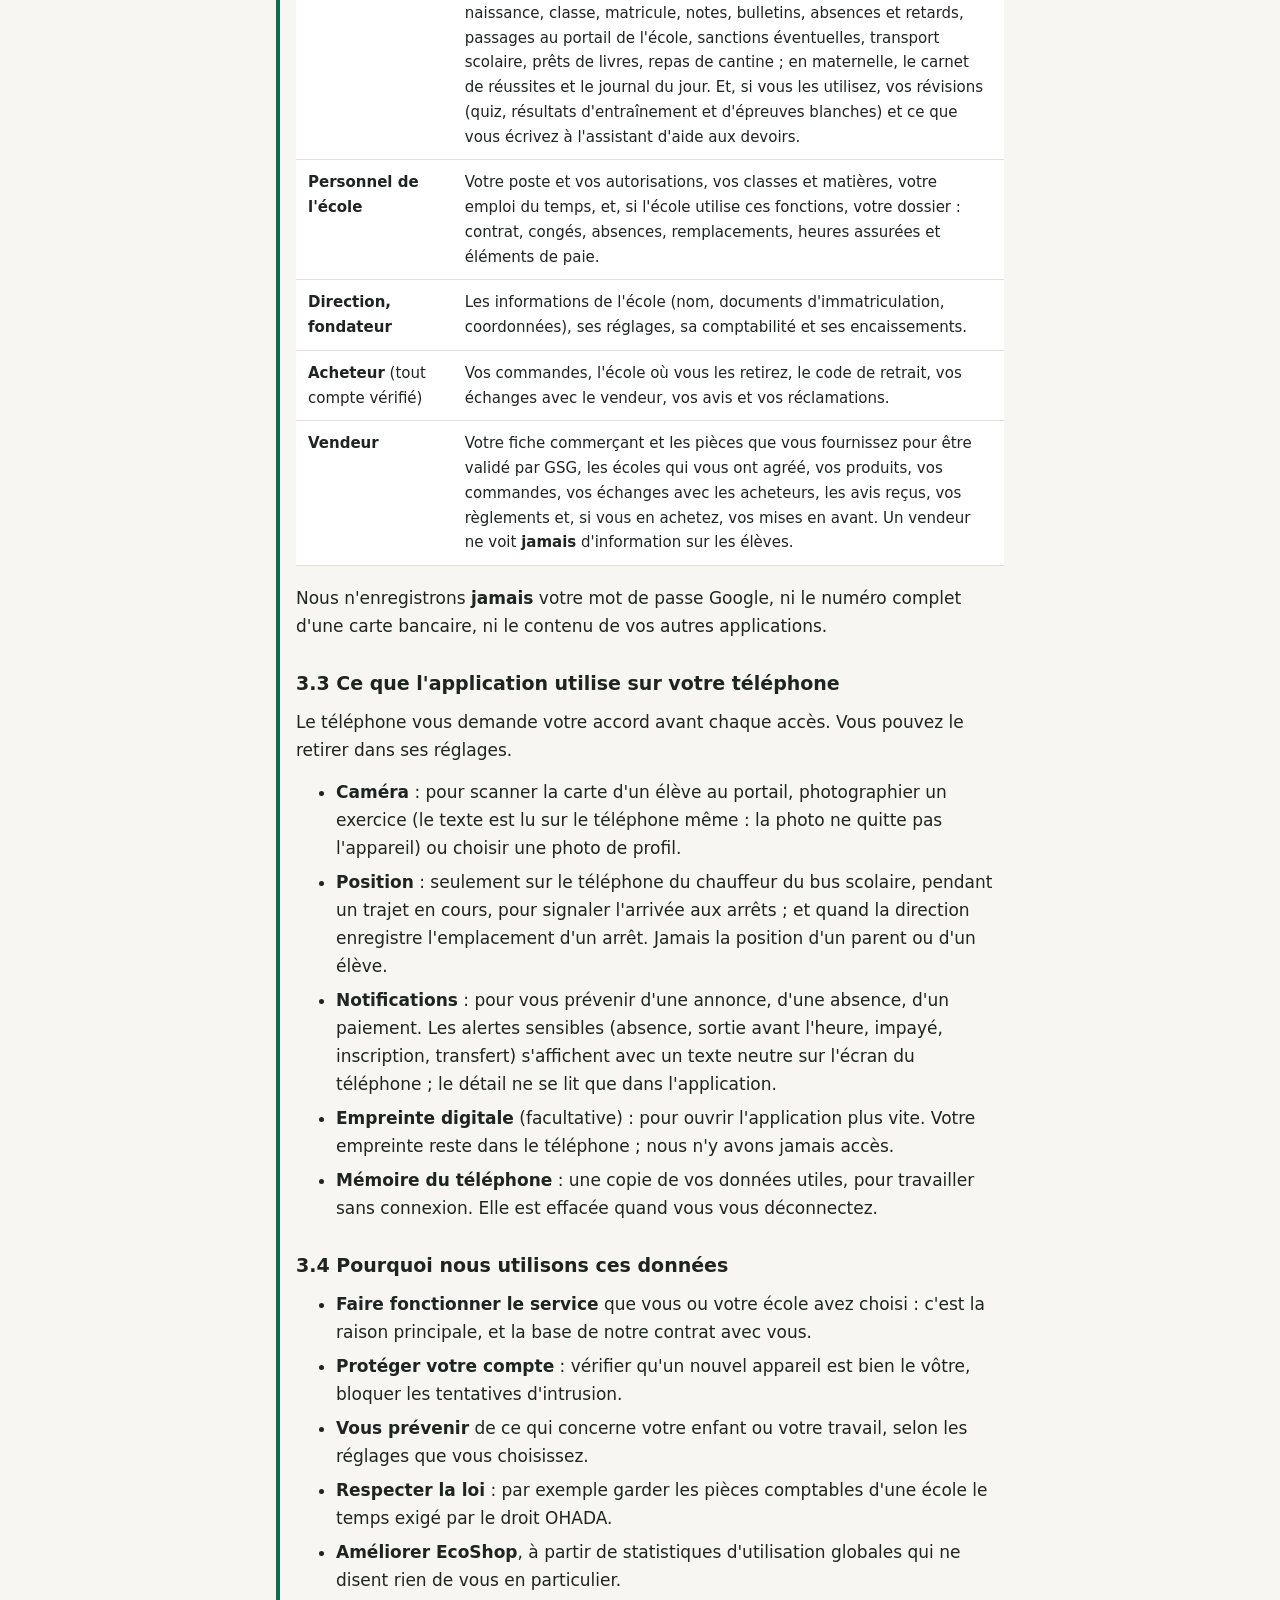
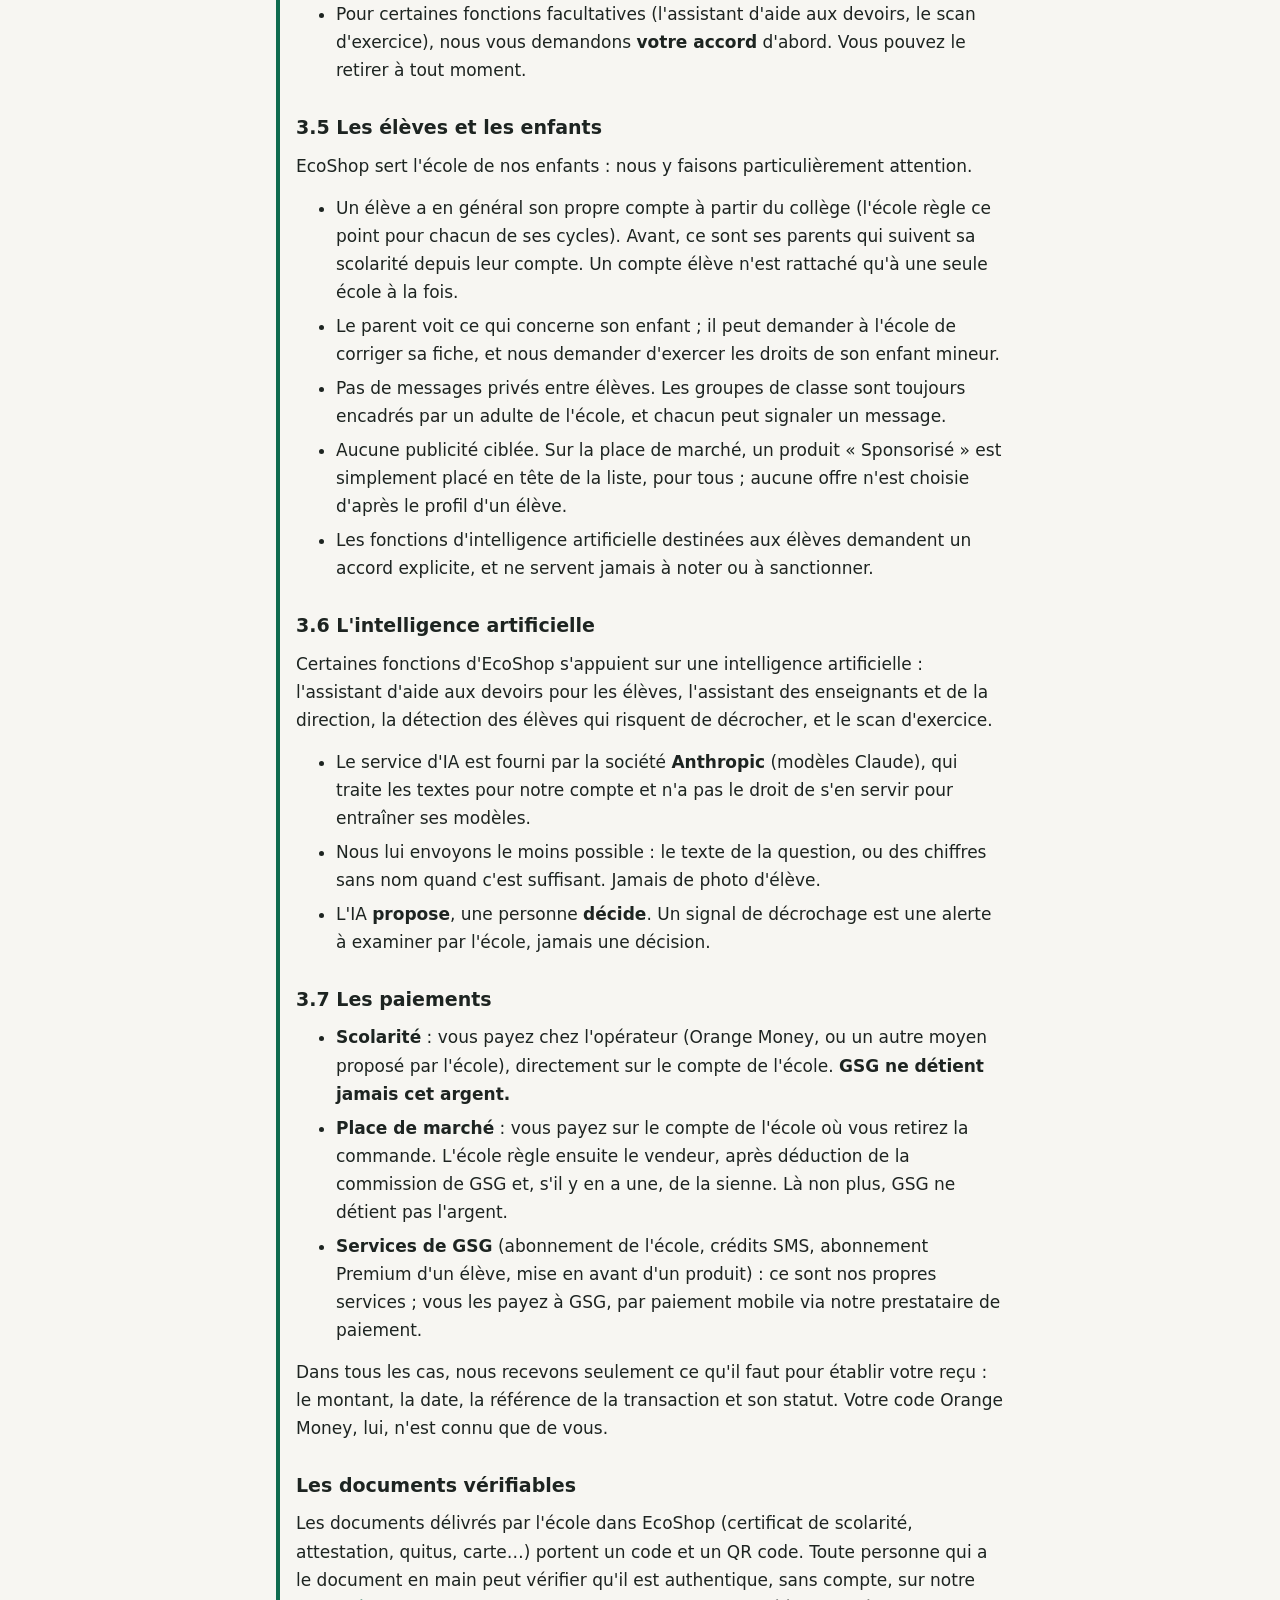
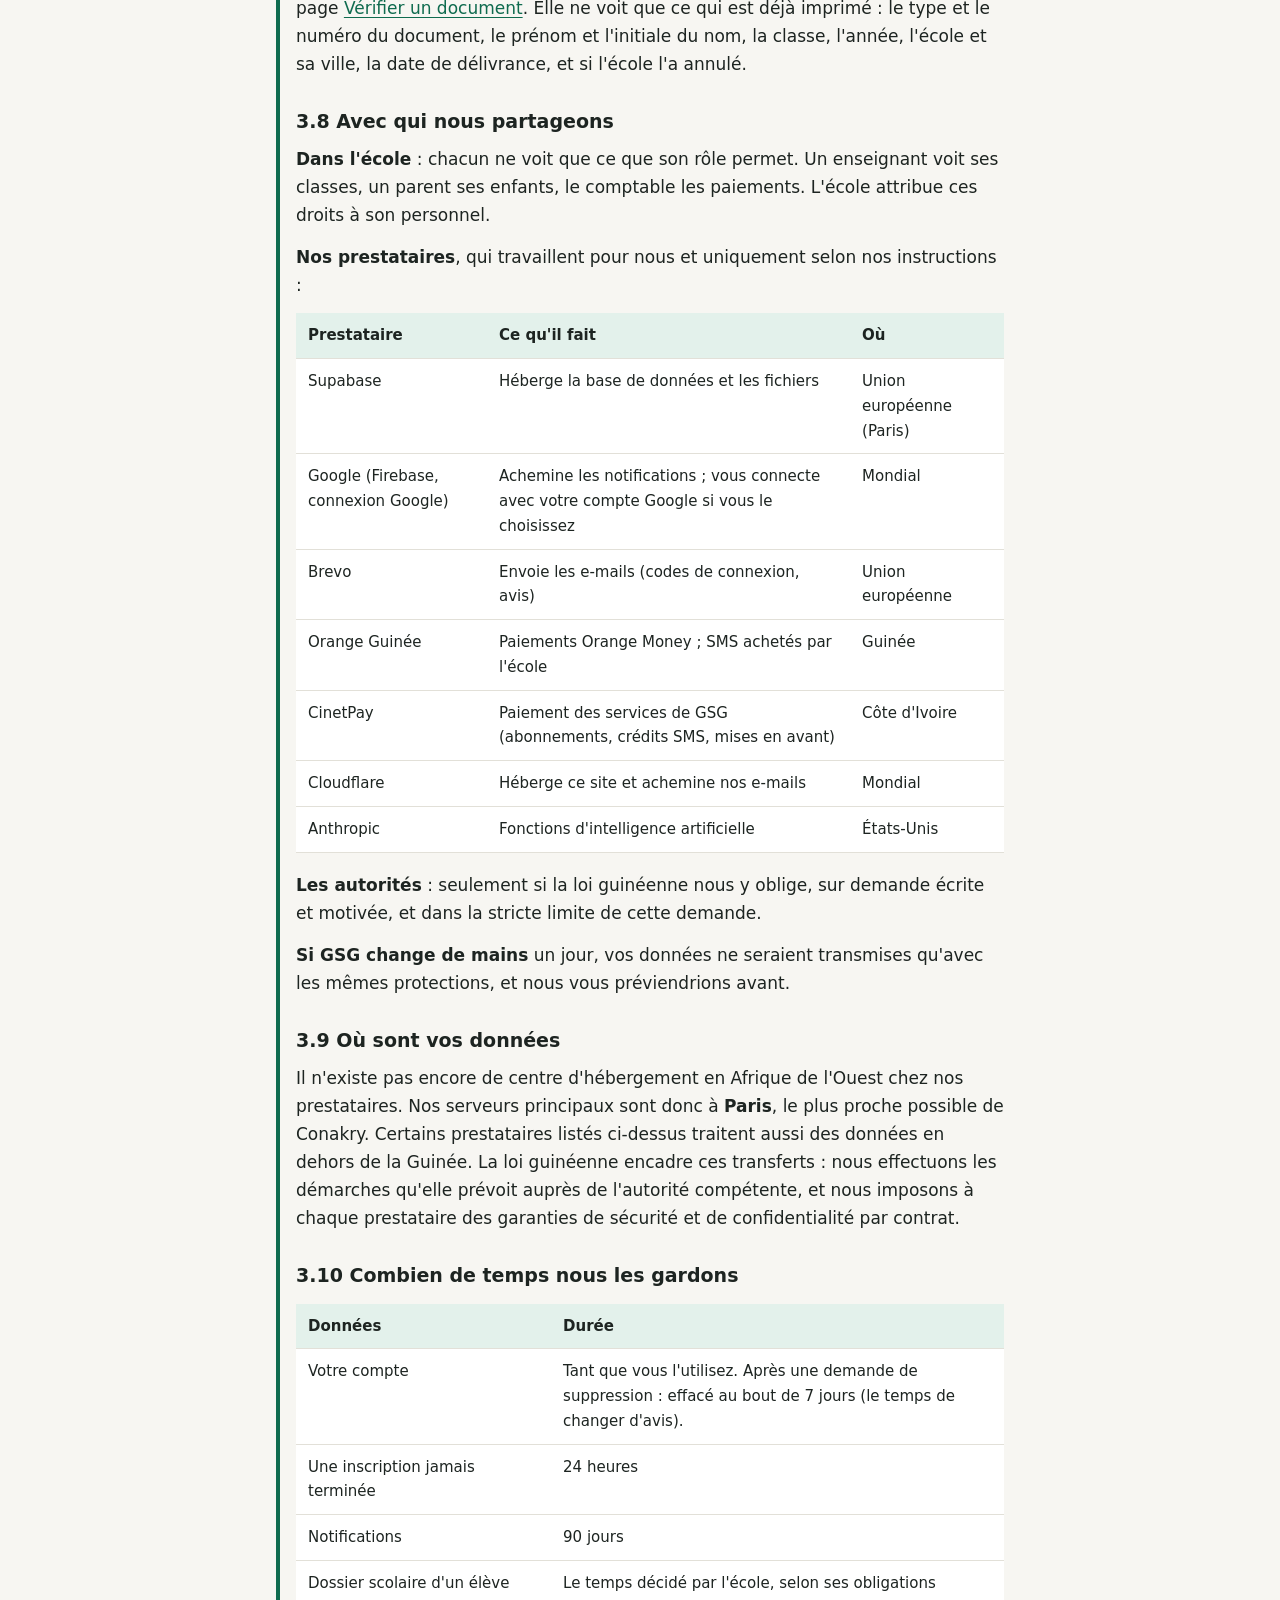
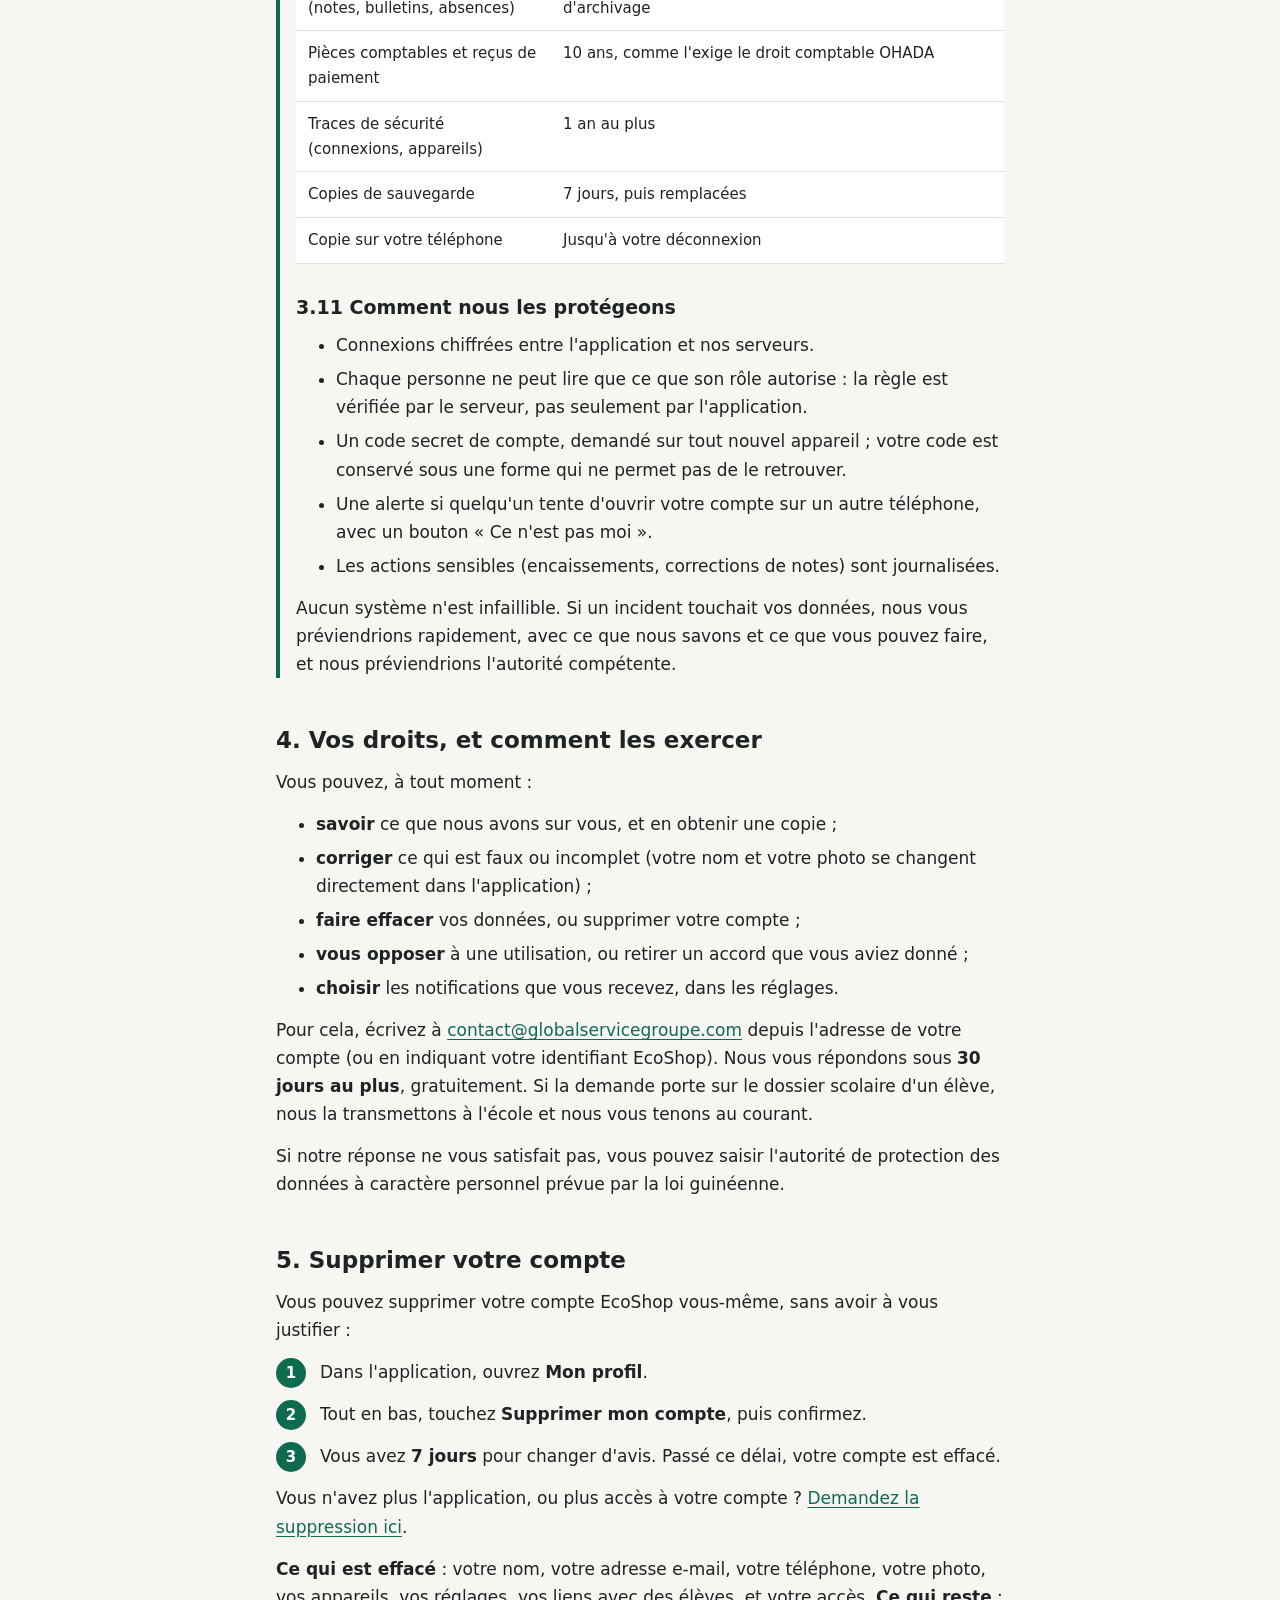
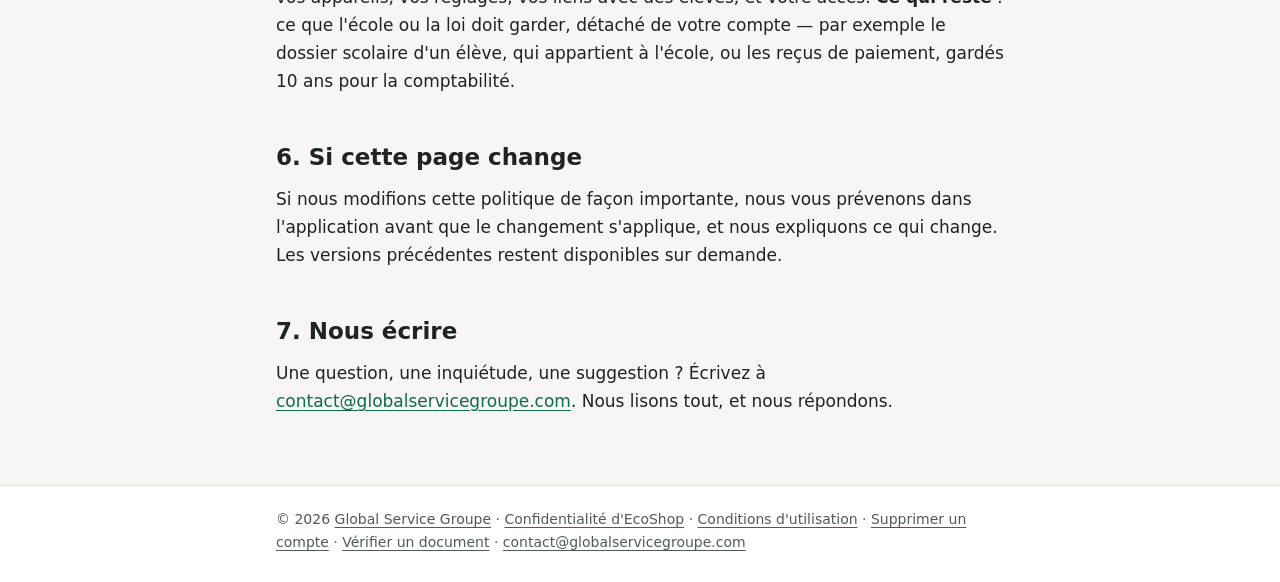
<file: ecoshop/confidentialite/index.html>
<!doctype html>
<html lang="fr">
<head>
  <meta charset="utf-8">
  <meta name="viewport" content="width=device-width, initial-scale=1">
  <title>Confidentialité d'EcoShop — Global Service Groupe</title>
  <meta name="description" content="Ce qu'EcoShop, l'application de Global Service Groupe, sait de vous, pourquoi, avec qui c'est partagé, combien de temps, et comment exercer vos droits.">
  <link rel="stylesheet" href="/assets/site.css">
  <link rel="icon" href="/assets/favicon.svg" type="image/svg+xml">
  <link rel="canonical" href="https://globalservicegroupe.com/ecoshop/confidentialite/">
</head>
<body>
  <header class="bandeau">
    <div class="contenu">
      <a class="marque" href="/">Global Service <span>Groupe</span></a>
      <nav aria-label="EcoShop">
        <a href="/ecoshop/">EcoShop</a>
        <a href="/ecoshop/confidentialite/" aria-current="page">Confidentialité</a>
        <a href="/ecoshop/conditions/">Conditions</a>
        <a href="/ecoshop/suppression-compte/">Supprimer un compte</a>
      </nav>
    </div>
  </header>

  <main class="contenu">
    <h1>Vos données, et ce que nous en faisons</h1>
    <p class="chapeau">
      Cette page explique, sans jargon, ce que nos applications savent de vous,
      pourquoi, avec qui c'est partagé et comment garder la main dessus.
      Si une phrase n'est pas claire, écrivez-nous : c'est notre faute, pas la vôtre.
    </p>
    <p class="date">Politique de confidentialité d'EcoShop — version 1.1 du 7 novembre 2026 (remplace la version 1.0 du 29 octobre 2026).</p>

    <section class="en-bref" aria-labelledby="bref">
      <h2 id="bref">En bref</h2>
      <ul>
        <li><strong>Nous ne vendons jamais vos données</strong> et nous n'affichons aucune publicité ciblée.</li>
        <li>Nous ne collectons que ce qui sert à faire fonctionner le service que vous utilisez.</li>
        <li>Les informations scolaires d'un élève (notes, absences, paiements) appartiennent à son école.
          Nous les gardons et les protégeons pour elle.</li>
        <li>Vous pouvez à tout moment voir, corriger ou supprimer vos données, et
          <a href="#suppression">supprimer votre compte</a> depuis l'application.</li>
        <li>Une question ? <a href="mailto:contact@globalservicegroupe.com">contact@globalservicegroupe.com</a>.
          Une vraie personne vous répond.</li>
      </ul>
    </section>

    <details class="sommaire">
      <summary>Sommaire</summary>
      <ol>
        <li><a href="#qui">Qui sommes-nous ?</a></li>
        <li><a href="#promesses">Nos promesses, dans toutes nos applications</a></li>
        <li><a href="#ecoshop">EcoShop</a>
          <ol>
            <li><a href="#ecole-decide">Votre école décide, nous protégeons</a></li>
            <li><a href="#ce-que-nous-savons">Ce que nous savons de vous</a></li>
            <li><a href="#telephone">Ce que l'application utilise sur votre téléphone</a></li>
            <li><a href="#pourquoi">Pourquoi nous utilisons ces données</a></li>
            <li><a href="#enfants">Les élèves et les enfants</a></li>
            <li><a href="#ia">L'intelligence artificielle</a></li>
            <li><a href="#paiements">Les paiements</a></li>
            <li><a href="#partage">Avec qui nous partageons</a></li>
            <li><a href="#ou">Où sont vos données</a></li>
            <li><a href="#duree">Combien de temps nous les gardons</a></li>
            <li><a href="#securite">Comment nous les protégeons</a></li>
          </ol>
        </li>
        <li><a href="#droits">Vos droits, et comment les exercer</a></li>
        <li><a href="#suppression">Supprimer votre compte</a></li>
        <li><a href="#changements">Si cette page change</a></li>
        <li><a href="#contact">Nous écrire</a></li>
      </ol>
    </details>

    <h2 id="qui">1. Qui sommes-nous ?</h2>
    <p>
      <strong>Global Service Groupe</strong> (« GSG », « nous ») est une société guinéenne
      qui conçoit des applications en français pour l'Afrique, en commençant par la Guinée.
      C'est GSG qui édite et fait fonctionner les applications présentées sur ce site,
      à commencer par <strong>EcoShop</strong>.
    </p>
    <div class="carte">
      <h3>Nos coordonnées</h3>
      <p>
        Global Service Groupe, SARLU de droit guinéen (OHADA)<br>
        Siège : ⟦adresse du siège⟧, Conakry, République de Guinée<br>
        RCCM : ⟦numéro RCCM⟧<br>
        Courriel : <a href="mailto:contact@globalservicegroupe.com">contact@globalservicegroupe.com</a>
      </p>
    </div>
    <p>
      Nous appliquons la loi guinéenne n° L/2016/037/AN du 26 juillet 2016 relative à la
      cybersécurité et à la protection des données à caractère personnel, ainsi que ses textes
      d'application.
    </p>

    <h2 id="promesses">2. Nos promesses, dans toutes nos applications</h2>
    <div class="jamais">
      <h3>Ce que nous ne ferons jamais</h3>
      <ul>
        <li>Vendre, louer ou échanger vos données, à qui que ce soit.</li>
        <li>Vous montrer de la publicité ciblée, ou laisser une régie publicitaire vous suivre.</li>
        <li>Garder l'argent de la scolarité ou de vos achats : il va sur le compte de l'école, chez l'opérateur (Orange Money, par exemple).</li>
        <li>Laisser une machine prendre seule une décision importante sur vous ou votre enfant.</li>
        <li>Lire vos messages privés par curiosité. Une personne de GSG n'y accède que si vous le demandez,
          ou si la loi ou la sécurité d'un enfant l'exige.</li>
      </ul>
    </div>
    <p>
      Chaque application a ses particularités : elles sont décrites ci-dessous, application par
      application. Pour l'instant, une seule est publiée : EcoShop.
    </p>

    <section class="application" id="ecoshop" aria-labelledby="titre-ecoshop">
      <h2 id="titre-ecoshop">3. EcoShop</h2>
      <p>
        EcoShop relie l'école et les familles : inscriptions, scolarité, notes et bulletins,
        présence, emploi du temps, annonces, transport, bibliothèque, comptabilité de l'école,
        cantine, et une place de marché où des vendeurs proposent fournitures, uniformes et repas,
        à retirer à l'école.
        L'application fonctionne aussi sans connexion : une partie de vos données est donc
        gardée sur votre téléphone.
      </p>

      <h3 id="ecole-decide">3.1 Votre école décide, nous protégeons</h3>
      <p>
        Quand une école utilise EcoShop, c'est elle qui décide quelles informations elle enregistre
        sur ses élèves, leurs parents et son personnel, et ce qu'elle en fait : c'est elle la
        <strong>responsable</strong> de ces données. GSG les garde, les sécurise et les traite
        <strong>uniquement pour elle</strong>, selon ses instructions : nous sommes son
        <strong>sous-traitant</strong>.
      </p>
      <p>
        Pour votre compte lui-même (votre nom, votre adresse e-mail, vos appareils), pour la
        boutique et pour le bon fonctionnement de l'application, c'est GSG le responsable.
      </p>
      <p>
        Concrètement : pour corriger une note, une absence ou une information de la fiche d'un élève,
        adressez-vous d'abord à l'école. Pour tout le reste, ou si l'école ne vous répond pas,
        écrivez-nous.
      </p>

      <h3 id="ce-que-nous-savons">3.2 Ce que nous savons de vous</h3>
      <p>Cela dépend de qui vous êtes dans l'application.</p>
      <div class="tableau">
        <table>
          <thead><tr><th>Vous êtes…</th><th>Ce que nous enregistrons</th></tr></thead>
          <tbody>
            <tr>
              <td><strong>Tout le monde</strong></td>
              <td>Nom et prénom, adresse e-mail (ou compte Google), numéro de téléphone si vous l'ajoutez,
                photo de profil si vous en choisissez une, identifiant EcoShop, langue et réglages,
                appareils connectés à votre compte (modèle et système du téléphone), version secrète
                de votre code (jamais le code lui-même), traces de connexion utiles à la sécurité.</td>
            </tr>
            <tr>
              <td><strong>Visiteur</strong> (compte vérifié, sans enfant relié ni code d'une école)</td>
              <td>Les informations de compte ci-dessus. Si vous demandez à relier un enfant, le matricule et
                la date de naissance indiqués sur son reçu, et la preuve supplémentaire demandée pour vérifier
                que vous êtes bien son parent : le reçu seul ne suffit pas. Si vous demandez une inscription
                en ligne, le dossier que vous remplissez pour l'école.</td>
            </tr>
            <tr>
              <td><strong>Parent</strong></td>
              <td>Le lien avec votre ou vos enfants, les paiements de scolarité que vous faites,
                les messages échangés avec l'école (cahier de liaison, justificatifs d'absence).
                En maternelle, les <strong>personnes que vous autorisez à venir chercher votre enfant</strong>
                (nom, lien avec l'enfant, téléphone, photo si vous en ajoutez une) : l'école les vérifie à la sortie.
                Prévenez ces personnes que vous les inscrivez.</td>
            </tr>
            <tr>
              <td><strong>Élève</strong></td>
              <td>Ce que l'école enregistre dans votre fiche : identité, date de naissance, classe,
                matricule, notes, bulletins, absences et retards, passages au portail de l'école,
                sanctions éventuelles, transport scolaire, prêts de livres, repas de cantine ; en maternelle,
                le carnet de réussites et le journal du jour. Et, si vous les utilisez, vos révisions
                (quiz, résultats d'entraînement et d'épreuves blanches) et ce que vous écrivez à l'assistant
                d'aide aux devoirs.</td>
            </tr>
            <tr>
              <td><strong>Personnel de l'école</strong></td>
              <td>Votre poste et vos autorisations, vos classes et matières, votre emploi du temps,
                et, si l'école utilise ces fonctions, votre dossier : contrat, congés, absences,
                remplacements, heures assurées et éléments de paie.</td>
            </tr>
            <tr>
              <td><strong>Direction, fondateur</strong></td>
              <td>Les informations de l'école (nom, documents d'immatriculation, coordonnées),
                ses réglages, sa comptabilité et ses encaissements.</td>
            </tr>
            <tr>
              <td><strong>Acheteur</strong> (tout compte vérifié)</td>
              <td>Vos commandes, l'école où vous les retirez, le code de retrait, vos échanges avec le vendeur,
                vos avis et vos réclamations.</td>
            </tr>
            <tr>
              <td><strong>Vendeur</strong></td>
              <td>Votre fiche commerçant et les pièces que vous fournissez pour être validé par GSG, les écoles
                qui vous ont agréé, vos produits, vos commandes, vos échanges avec les acheteurs, les avis reçus,
                vos règlements et, si vous en achetez, vos mises en avant. Un vendeur ne voit
                <strong>jamais</strong> d'information sur les élèves.</td>
            </tr>
          </tbody>
        </table>
      </div>
      <p>
        Nous n'enregistrons <strong>jamais</strong> votre mot de passe Google, ni le numéro complet
        d'une carte bancaire, ni le contenu de vos autres applications.
      </p>

      <h3 id="telephone">3.3 Ce que l'application utilise sur votre téléphone</h3>
      <p>Le téléphone vous demande votre accord avant chaque accès. Vous pouvez le retirer dans ses réglages.</p>
      <ul>
        <li><strong>Caméra</strong> : pour scanner la carte d'un élève au portail, photographier un exercice
          (le texte est lu sur le téléphone même : la photo ne quitte pas l'appareil) ou choisir une photo de profil.</li>
        <li><strong>Position</strong> : seulement sur le téléphone du chauffeur du bus scolaire, pendant un trajet
          en cours, pour signaler l'arrivée aux arrêts ; et quand la direction enregistre l'emplacement d'un arrêt.
          Jamais la position d'un parent ou d'un élève.</li>
        <li><strong>Notifications</strong> : pour vous prévenir d'une annonce, d'une absence, d'un paiement.
          Les alertes sensibles (absence, sortie avant l'heure, impayé, inscription, transfert) s'affichent avec
          un texte neutre sur l'écran du téléphone ; le détail ne se lit que dans l'application.</li>
        <li><strong>Empreinte digitale</strong> (facultative) : pour ouvrir l'application plus vite.
          Votre empreinte reste dans le téléphone ; nous n'y avons jamais accès.</li>
        <li><strong>Mémoire du téléphone</strong> : une copie de vos données utiles, pour travailler sans connexion.
          Elle est effacée quand vous vous déconnectez.</li>
      </ul>

      <h3 id="pourquoi">3.4 Pourquoi nous utilisons ces données</h3>
      <ul>
        <li><strong>Faire fonctionner le service</strong> que vous ou votre école avez choisi : c'est la raison
          principale, et la base de notre contrat avec vous.</li>
        <li><strong>Protéger votre compte</strong> : vérifier qu'un nouvel appareil est bien le vôtre,
          bloquer les tentatives d'intrusion.</li>
        <li><strong>Vous prévenir</strong> de ce qui concerne votre enfant ou votre travail, selon les réglages
          que vous choisissez.</li>
        <li><strong>Respecter la loi</strong> : par exemple garder les pièces comptables d'une école le temps
          exigé par le droit OHADA.</li>
        <li><strong>Améliorer EcoShop</strong>, à partir de statistiques d'utilisation globales qui ne disent
          rien de vous en particulier.</li>
        <li>Pour certaines fonctions facultatives (l'assistant d'aide aux devoirs, le scan d'exercice),
          nous vous demandons <strong>votre accord</strong> d'abord. Vous pouvez le retirer à tout moment.</li>
      </ul>

      <h3 id="enfants">3.5 Les élèves et les enfants</h3>
      <p>
        EcoShop sert l'école de nos enfants : nous y faisons particulièrement attention.
      </p>
      <ul>
        <li>Un élève a en général son propre compte à partir du collège (l'école règle ce point pour chacun
          de ses cycles). Avant, ce sont ses parents qui suivent sa scolarité depuis leur compte.
          Un compte élève n'est rattaché qu'à une seule école à la fois.</li>
        <li>Le parent voit ce qui concerne son enfant ; il peut demander à l'école de corriger sa fiche,
          et nous demander d'exercer les droits de son enfant mineur.</li>
        <li>Pas de messages privés entre élèves. Les groupes de classe sont toujours encadrés par un adulte
          de l'école, et chacun peut signaler un message.</li>
        <li>Aucune publicité ciblée. Sur la place de marché, un produit « Sponsorisé » est simplement placé en
          tête de la liste, pour tous ; aucune offre n'est choisie d'après le profil d'un élève.</li>
        <li>Les fonctions d'intelligence artificielle destinées aux élèves demandent un accord explicite,
          et ne servent jamais à noter ou à sanctionner.</li>
      </ul>

      <h3 id="ia">3.6 L'intelligence artificielle</h3>
      <p>
        Certaines fonctions d'EcoShop s'appuient sur une intelligence artificielle :
        l'assistant d'aide aux devoirs pour les élèves, l'assistant des enseignants et de la direction,
        la détection des élèves qui risquent de décrocher, et le scan d'exercice.
      </p>
      <ul>
        <li>Le service d'IA est fourni par la société <strong>Anthropic</strong> (modèles Claude), qui traite
          les textes pour notre compte et n'a pas le droit de s'en servir pour entraîner ses modèles.</li>
        <li>Nous lui envoyons le moins possible : le texte de la question, ou des chiffres sans nom
          quand c'est suffisant. Jamais de photo d'élève.</li>
        <li>L'IA <strong>propose</strong>, une personne <strong>décide</strong>. Un signal de décrochage est
          une alerte à examiner par l'école, jamais une décision.</li>
      </ul>

      <h3 id="paiements">3.7 Les paiements</h3>
      <ul>
        <li><strong>Scolarité</strong> : vous payez chez l'opérateur (Orange Money, ou un autre moyen proposé par
          l'école), directement sur le compte de l'école. <strong>GSG ne détient jamais cet argent.</strong></li>
        <li><strong>Place de marché</strong> : vous payez sur le compte de l'école où vous retirez la commande.
          L'école règle ensuite le vendeur, après déduction de la commission de GSG et, s'il y en a une, de la
          sienne. Là non plus, GSG ne détient pas l'argent.</li>
        <li><strong>Services de GSG</strong> (abonnement de l'école, crédits SMS, abonnement Premium d'un élève,
          mise en avant d'un produit) : ce sont nos propres services ; vous les payez à GSG, par paiement mobile
          via notre prestataire de paiement.</li>
      </ul>
      <p>
        Dans tous les cas, nous recevons seulement ce qu'il faut pour établir votre reçu : le montant, la date,
        la référence de la transaction et son statut. Votre code Orange Money, lui, n'est connu que de vous.
      </p>

      <h3 id="documents">Les documents vérifiables</h3>
      <p>
        Les documents délivrés par l'école dans EcoShop (certificat de scolarité, attestation, quitus, carte…)
        portent un code et un QR code. Toute personne qui a le document en main peut vérifier qu'il est
        authentique, sans compte, sur notre page <a href="/ecoshop/document/">Vérifier un document</a>. Elle ne
        voit que ce qui est déjà imprimé : le type et le numéro du document, le prénom et l'initiale du nom,
        la classe, l'année, l'école et sa ville, la date de délivrance, et si l'école l'a annulé.
      </p>

      <h3 id="partage">3.8 Avec qui nous partageons</h3>
      <p>
        <strong>Dans l'école</strong> : chacun ne voit que ce que son rôle permet. Un enseignant voit ses classes,
        un parent ses enfants, le comptable les paiements. L'école attribue ces droits à son personnel.
      </p>
      <p><strong>Nos prestataires</strong>, qui travaillent pour nous et uniquement selon nos instructions :</p>
      <div class="tableau">
        <table>
          <thead><tr><th>Prestataire</th><th>Ce qu'il fait</th><th>Où</th></tr></thead>
          <tbody>
            <tr><td>Supabase</td><td>Héberge la base de données et les fichiers</td><td>Union européenne (Paris)</td></tr>
            <tr><td>Google (Firebase, connexion Google)</td><td>Achemine les notifications ; vous connecte avec votre compte Google si vous le choisissez</td><td>Mondial</td></tr>
            <tr><td>Brevo</td><td>Envoie les e-mails (codes de connexion, avis)</td><td>Union européenne</td></tr>
            <tr><td>Orange Guinée</td><td>Paiements Orange Money ; SMS achetés par l'école</td><td>Guinée</td></tr>
            <tr><td>CinetPay</td><td>Paiement des services de GSG (abonnements, crédits SMS, mises en avant)</td><td>Côte d'Ivoire</td></tr>
            <tr><td>Cloudflare</td><td>Héberge ce site et achemine nos e-mails</td><td>Mondial</td></tr>
            <tr><td>Anthropic</td><td>Fonctions d'intelligence artificielle</td><td>États-Unis</td></tr>
          </tbody>
        </table>
      </div>
      <p>
        <strong>Les autorités</strong> : seulement si la loi guinéenne nous y oblige, sur demande écrite
        et motivée, et dans la stricte limite de cette demande.
      </p>
      <p>
        <strong>Si GSG change de mains</strong> un jour, vos données ne seraient transmises qu'avec les mêmes
        protections, et nous vous préviendrions avant.
      </p>

      <h3 id="ou">3.9 Où sont vos données</h3>
      <p>
        Il n'existe pas encore de centre d'hébergement en Afrique de l'Ouest chez nos prestataires.
        Nos serveurs principaux sont donc à <strong>Paris</strong>, le plus proche possible de Conakry.
        Certains prestataires listés ci-dessus traitent aussi des données en dehors de la Guinée.
        La loi guinéenne encadre ces transferts : nous effectuons les démarches qu'elle prévoit auprès de
        l'autorité compétente, et nous imposons à chaque prestataire des garanties de sécurité et de
        confidentialité par contrat.
      </p>

      <h3 id="duree">3.10 Combien de temps nous les gardons</h3>
      <div class="tableau">
        <table>
          <thead><tr><th>Données</th><th>Durée</th></tr></thead>
          <tbody>
            <tr><td>Votre compte</td><td>Tant que vous l'utilisez. Après une demande de suppression : effacé au bout de 7 jours (le temps de changer d'avis).</td></tr>
            <tr><td>Une inscription jamais terminée</td><td>24 heures</td></tr>
            <tr><td>Notifications</td><td>90 jours</td></tr>
            <tr><td>Dossier scolaire d'un élève (notes, bulletins, absences)</td><td>Le temps décidé par l'école, selon ses obligations d'archivage</td></tr>
            <tr><td>Pièces comptables et reçus de paiement</td><td>10 ans, comme l'exige le droit comptable OHADA</td></tr>
            <tr><td>Traces de sécurité (connexions, appareils)</td><td>1 an au plus</td></tr>
            <tr><td>Copies de sauvegarde</td><td>7 jours, puis remplacées</td></tr>
            <tr><td>Copie sur votre téléphone</td><td>Jusqu'à votre déconnexion</td></tr>
          </tbody>
        </table>
      </div>

      <h3 id="securite">3.11 Comment nous les protégeons</h3>
      <ul>
        <li>Connexions chiffrées entre l'application et nos serveurs.</li>
        <li>Chaque personne ne peut lire que ce que son rôle autorise : la règle est vérifiée par le serveur,
          pas seulement par l'application.</li>
        <li>Un code secret de compte, demandé sur tout nouvel appareil ; votre code est conservé sous une forme
          qui ne permet pas de le retrouver.</li>
        <li>Une alerte si quelqu'un tente d'ouvrir votre compte sur un autre téléphone, avec un bouton
          « Ce n'est pas moi ».</li>
        <li>Les actions sensibles (encaissements, corrections de notes) sont journalisées.</li>
      </ul>
      <p>
        Aucun système n'est infaillible. Si un incident touchait vos données, nous vous préviendrions
        rapidement, avec ce que nous savons et ce que vous pouvez faire, et nous préviendrions l'autorité
        compétente.
      </p>
    </section>

    <h2 id="droits">4. Vos droits, et comment les exercer</h2>
    <p>Vous pouvez, à tout moment :</p>
    <ul>
      <li><strong>savoir</strong> ce que nous avons sur vous, et en obtenir une copie ;</li>
      <li><strong>corriger</strong> ce qui est faux ou incomplet (votre nom et votre photo se changent directement
        dans l'application) ;</li>
      <li><strong>faire effacer</strong> vos données, ou supprimer votre compte ;</li>
      <li><strong>vous opposer</strong> à une utilisation, ou retirer un accord que vous aviez donné ;</li>
      <li><strong>choisir</strong> les notifications que vous recevez, dans les réglages.</li>
    </ul>
    <p>
      Pour cela, écrivez à <a href="mailto:contact@globalservicegroupe.com">contact@globalservicegroupe.com</a>
      depuis l'adresse de votre compte (ou en indiquant votre identifiant EcoShop). Nous vous répondons
      sous <strong>30 jours au plus</strong>, gratuitement. Si la demande porte sur le dossier scolaire d'un élève,
      nous la transmettons à l'école et nous vous tenons au courant.
    </p>
    <p>
      Si notre réponse ne vous satisfait pas, vous pouvez saisir l'autorité de protection des données à
      caractère personnel prévue par la loi guinéenne.
    </p>

    <h2 id="suppression">5. Supprimer votre compte</h2>
    <p>
      Vous pouvez supprimer votre compte EcoShop vous-même, sans avoir à vous justifier :
    </p>
    <ol class="etapes">
      <li>Dans l'application, ouvrez <strong>Mon profil</strong>.</li>
      <li>Tout en bas, touchez <strong>Supprimer mon compte</strong>, puis confirmez.</li>
      <li>Vous avez <strong>7 jours</strong> pour changer d'avis. Passé ce délai, votre compte est effacé.</li>
    </ol>
    <p>
      Vous n'avez plus l'application, ou plus accès à votre compte ?
      <a href="/ecoshop/suppression-compte/">Demandez la suppression ici</a>.
    </p>
    <p>
      <strong>Ce qui est effacé</strong> : votre nom, votre adresse e-mail, votre téléphone, votre photo,
      vos appareils, vos réglages, vos liens avec des élèves, et votre accès.
      <strong>Ce qui reste</strong> : ce que l'école ou la loi doit garder, détaché de votre compte —
      par exemple le dossier scolaire d'un élève, qui appartient à l'école, ou les reçus de paiement,
      gardés 10 ans pour la comptabilité.
    </p>

    <h2 id="changements">6. Si cette page change</h2>
    <p>
      Si nous modifions cette politique de façon importante, nous vous prévenons dans l'application
      avant que le changement s'applique, et nous expliquons ce qui change. Les versions précédentes
      restent disponibles sur demande.
    </p>

    <h2 id="contact">7. Nous écrire</h2>
    <p>
      Une question, une inquiétude, une suggestion ? Écrivez à
      <a href="mailto:contact@globalservicegroupe.com">contact@globalservicegroupe.com</a>.
      Nous lisons tout, et nous répondons.
    </p>
  </main>

  <footer>
    <div class="contenu">
      © 2026 <a href="/">Global Service Groupe</a> ·
      <a href="/ecoshop/confidentialite/">Confidentialité d'EcoShop</a> ·
      <a href="/ecoshop/conditions/">Conditions d'utilisation</a> ·
      <a href="/ecoshop/suppression-compte/">Supprimer un compte</a> ·
      <a href="/ecoshop/document/">Vérifier un document</a> ·
      <a href="mailto:contact@globalservicegroupe.com">contact@globalservicegroupe.com</a>
    </div>
  </footer>
</body>
</html>
</file>
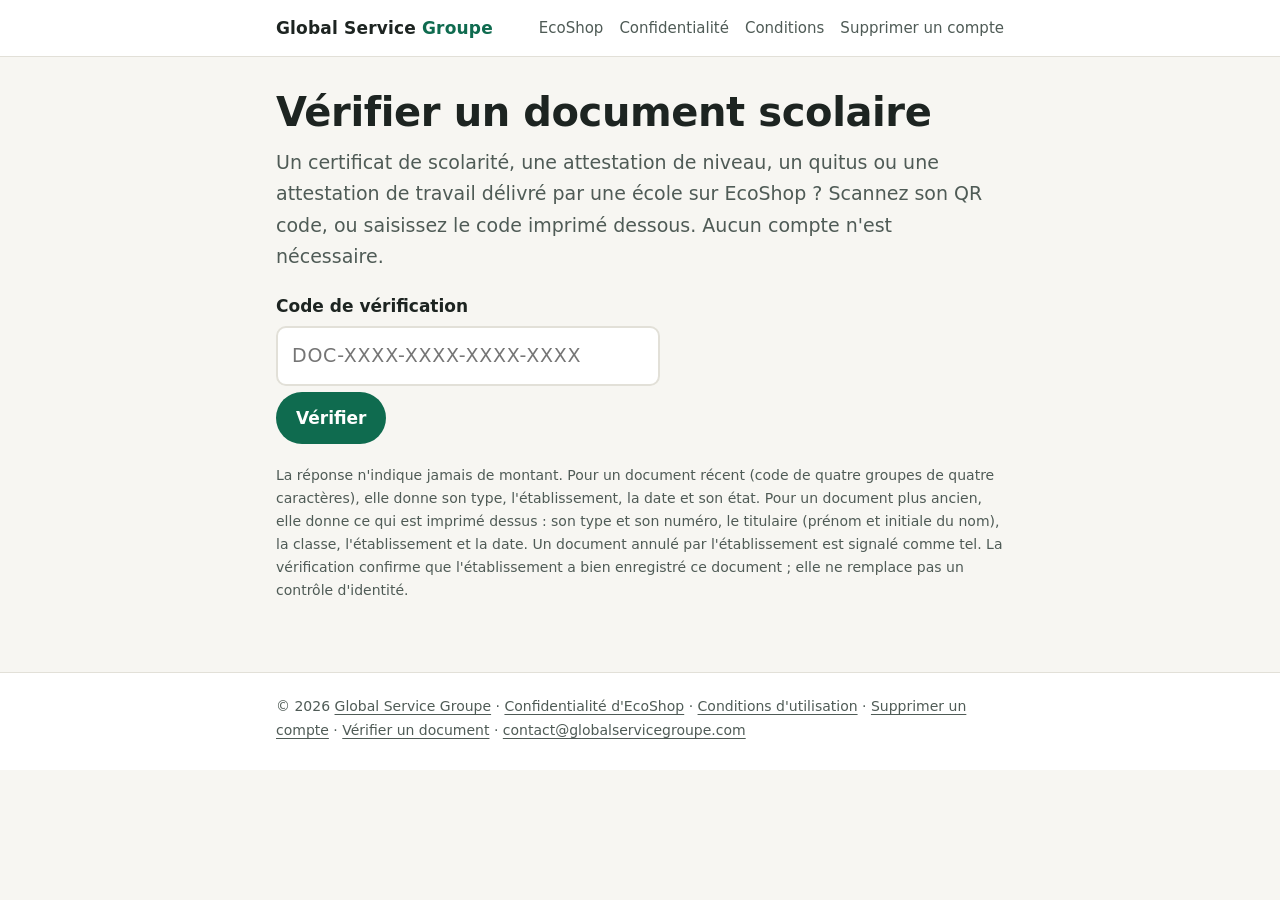
<file: ecoshop/document/index.html>
<!doctype html>
<html lang="fr">
<head>
  <meta charset="utf-8">
  <meta name="viewport" content="width=device-width, initial-scale=1">
  <title>Vérifier un document EcoShop — Global Service Groupe</title>
  <meta name="description" content="Vérifier un document EcoShop, sans créer de compte.">
  <link rel="stylesheet" href="/assets/site.css">
  <link rel="icon" href="/assets/favicon.svg" type="image/svg+xml">
  <link rel="canonical" href="https://globalservicegroupe.com/ecoshop/document/">
  <script src="/assets/config.js" defer></script>
  <script src="/assets/verifier.js" defer></script>
</head>
<body>
  <header class="bandeau">
    <div class="contenu">
      <a class="marque" href="/">Global Service <span>Groupe</span></a>
      <nav aria-label="EcoShop">
        <a href="/ecoshop/">EcoShop</a>
        <a href="/ecoshop/confidentialite/">Confidentialité</a>
        <a href="/ecoshop/conditions/">Conditions</a>
        <a href="/ecoshop/suppression-compte/">Supprimer un compte</a>
      </nav>
    </div>
  </header>

  <main class="contenu">
    <h1>Vérifier un document scolaire</h1>
    <p class="chapeau">Un certificat de scolarité, une attestation de niveau, un quitus ou une attestation de travail délivré par une école sur EcoShop ? Scannez son QR code, ou saisissez le code imprimé dessous. Aucun compte n'est nécessaire.</p>

    <div class="verification" id="verification" data-genre="document">
      <form id="formulaire" novalidate>
        <label for="code">Code de vérification</label>
        <input id="code" name="code" placeholder="DOC-XXXX-XXXX-XXXX-XXXX" maxlength="23" autocomplete="off"
               autocapitalize="characters" spellcheck="false" inputmode="text" required>
        <p><button class="bouton" type="submit">Vérifier</button></p>
      </form>
      <div id="resultat"></div>
      <noscript><p class="note">Activez JavaScript dans votre navigateur pour lancer la vérification.</p></noscript>
    </div>

    <p class="note">La réponse n'indique jamais de montant. Pour un document récent (code de quatre groupes de quatre caractères), elle donne son type, l'établissement, la date et son état. Pour un document plus ancien, elle donne ce qui est imprimé dessus : son type et son numéro, le titulaire (prénom et initiale du nom), la classe, l'établissement et la date. Un document annulé par l'établissement est signalé comme tel. La vérification confirme que l'établissement a bien enregistré ce document ; elle ne remplace pas un contrôle d'identité.</p>
  </main>

  <footer>
    <div class="contenu">
      © 2026 <a href="/">Global Service Groupe</a> ·
      <a href="/ecoshop/confidentialite/">Confidentialité d'EcoShop</a> ·
      <a href="/ecoshop/conditions/">Conditions d'utilisation</a> ·
      <a href="/ecoshop/suppression-compte/">Supprimer un compte</a> ·
      <a href="/ecoshop/document/">Vérifier un document</a> ·
      <a href="mailto:contact@globalservicegroupe.com">contact@globalservicegroupe.com</a>
    </div>
  </footer>
</body>
</html>
</file>
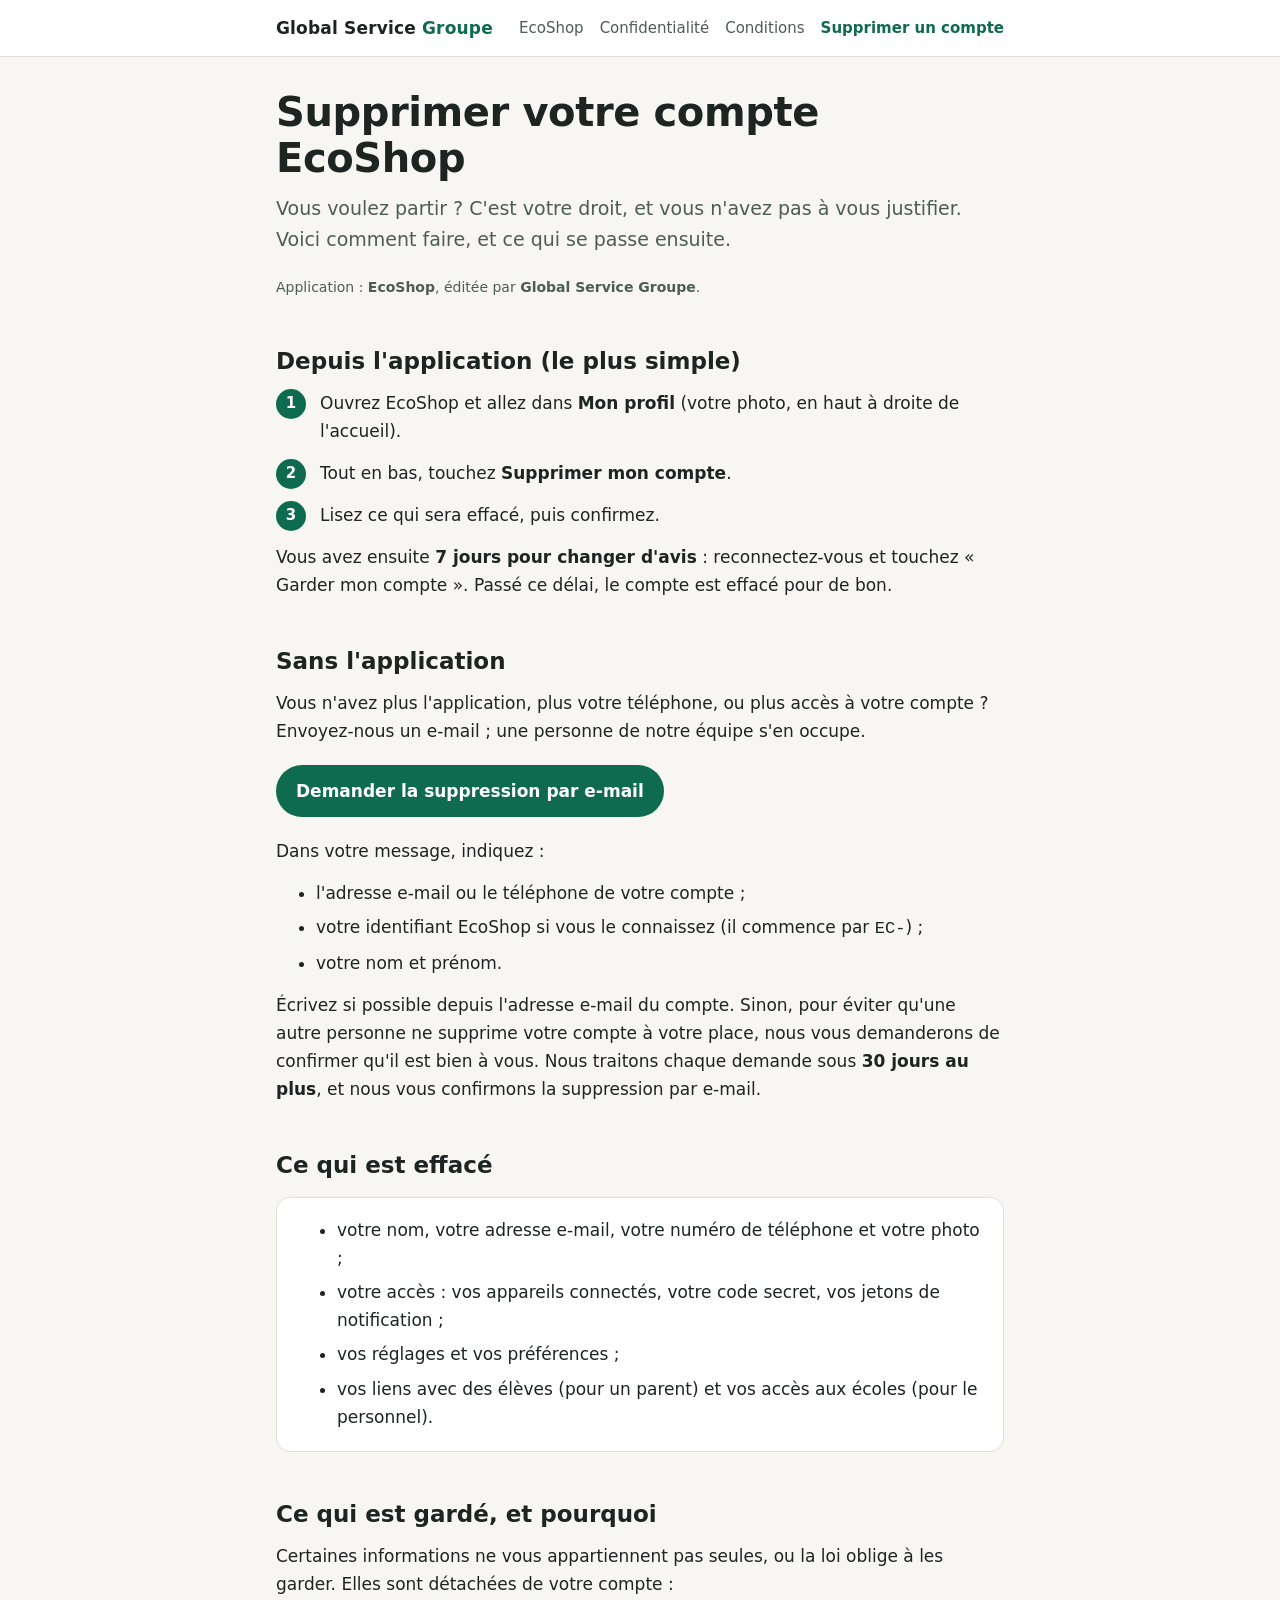
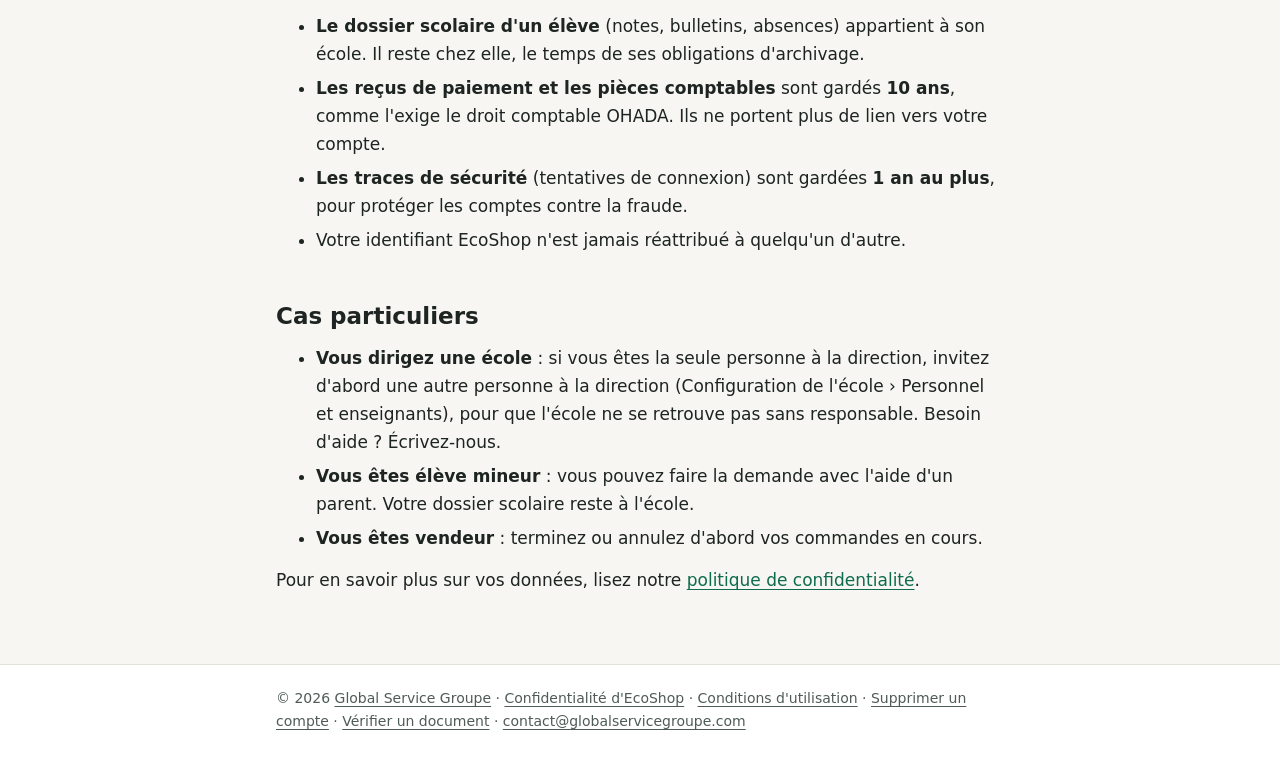
<file: ecoshop/suppression-compte/index.html>
<!doctype html>
<html lang="fr">
<head>
  <meta charset="utf-8">
  <meta name="viewport" content="width=device-width, initial-scale=1">
  <title>Supprimer un compte EcoShop — Global Service Groupe</title>
  <meta name="description" content="Comment supprimer votre compte EcoShop et les données associées, depuis l'application ou sans elle.">
  <link rel="stylesheet" href="/assets/site.css">
  <link rel="icon" href="/assets/favicon.svg" type="image/svg+xml">
  <link rel="canonical" href="https://globalservicegroupe.com/ecoshop/suppression-compte/">
</head>
<body>
  <header class="bandeau">
    <div class="contenu">
      <a class="marque" href="/">Global Service <span>Groupe</span></a>
      <nav aria-label="EcoShop">
        <a href="/ecoshop/">EcoShop</a>
        <a href="/ecoshop/confidentialite/">Confidentialité</a>
        <a href="/ecoshop/conditions/">Conditions</a>
        <a href="/ecoshop/suppression-compte/" aria-current="page">Supprimer un compte</a>
      </nav>
    </div>
  </header>

  <main class="contenu">
    <h1>Supprimer votre compte EcoShop</h1>
    <p class="chapeau">
      Vous voulez partir ? C'est votre droit, et vous n'avez pas à vous justifier.
      Voici comment faire, et ce qui se passe ensuite.
    </p>
    <p class="date">Application : <strong>EcoShop</strong>, éditée par <strong>Global Service Groupe</strong>.</p>

    <h2 id="application">Depuis l'application (le plus simple)</h2>
    <ol class="etapes">
      <li>Ouvrez EcoShop et allez dans <strong>Mon profil</strong> (votre photo, en haut à droite de l'accueil).</li>
      <li>Tout en bas, touchez <strong>Supprimer mon compte</strong>.</li>
      <li>Lisez ce qui sera effacé, puis confirmez.</li>
    </ol>
    <p>
      Vous avez ensuite <strong>7 jours pour changer d'avis</strong> : reconnectez-vous et touchez
      « Garder mon compte ». Passé ce délai, le compte est effacé pour de bon.
    </p>

    <h2 id="sans-application">Sans l'application</h2>
    <p>
      Vous n'avez plus l'application, plus votre téléphone, ou plus accès à votre compte ?
      Envoyez-nous un e-mail ; une personne de notre équipe s'en occupe.
    </p>
    <p>
      <a class="bouton" href="mailto:contact@globalservicegroupe.com?subject=Suppression%20de%20mon%20compte%20EcoShop&amp;body=Bonjour%2C%0A%0AJe%20souhaite%20la%20suppression%20de%20mon%20compte%20EcoShop%20et%20des%20donn%C3%A9es%20associ%C3%A9es.%0A%0AAdresse%20e-mail%20ou%20t%C3%A9l%C3%A9phone%20du%20compte%20%3A%20%0AIdentifiant%20EcoShop%20(si%20vous%20le%20connaissez%2C%20EC-XXXX-XXX)%20%3A%20%0ANom%20et%20pr%C3%A9nom%20%3A%20%0A%0AMerci.">Demander la suppression par e-mail</a>
    </p>
    <p>Dans votre message, indiquez :</p>
    <ul>
      <li>l'adresse e-mail ou le téléphone de votre compte ;</li>
      <li>votre identifiant EcoShop si vous le connaissez (il commence par <code>EC-</code>) ;</li>
      <li>votre nom et prénom.</li>
    </ul>
    <p>
      Écrivez si possible depuis l'adresse e-mail du compte. Sinon, pour éviter qu'une autre personne
      ne supprime votre compte à votre place, nous vous demanderons de confirmer qu'il est bien à vous.
      Nous traitons chaque demande sous <strong>30 jours au plus</strong>, et nous vous confirmons la suppression par e-mail.
    </p>

    <h2 id="efface">Ce qui est effacé</h2>
    <div class="carte">
      <ul>
        <li>votre nom, votre adresse e-mail, votre numéro de téléphone et votre photo ;</li>
        <li>votre accès : vos appareils connectés, votre code secret, vos jetons de notification ;</li>
        <li>vos réglages et vos préférences ;</li>
        <li>vos liens avec des élèves (pour un parent) et vos accès aux écoles (pour le personnel).</li>
      </ul>
    </div>

    <h2 id="garde">Ce qui est gardé, et pourquoi</h2>
    <p>Certaines informations ne vous appartiennent pas seules, ou la loi oblige à les garder. Elles sont détachées de votre compte :</p>
    <ul>
      <li><strong>Le dossier scolaire d'un élève</strong> (notes, bulletins, absences) appartient à son école.
        Il reste chez elle, le temps de ses obligations d'archivage.</li>
      <li><strong>Les reçus de paiement et les pièces comptables</strong> sont gardés <strong>10 ans</strong>,
        comme l'exige le droit comptable OHADA. Ils ne portent plus de lien vers votre compte.</li>
      <li><strong>Les traces de sécurité</strong> (tentatives de connexion) sont gardées <strong>1 an au plus</strong>,
        pour protéger les comptes contre la fraude.</li>
      <li>Votre identifiant EcoShop n'est jamais réattribué à quelqu'un d'autre.</li>
    </ul>

    <h2 id="cas-particuliers">Cas particuliers</h2>
    <ul>
      <li><strong>Vous dirigez une école</strong> : si vous êtes la seule personne à la direction, invitez d'abord
        une autre personne à la direction (Configuration de l'école › Personnel et enseignants), pour que
        l'école ne se retrouve pas sans responsable. Besoin d'aide ? Écrivez-nous.</li>
      <li><strong>Vous êtes élève mineur</strong> : vous pouvez faire la demande avec l'aide d'un parent.
        Votre dossier scolaire reste à l'école.</li>
      <li><strong>Vous êtes vendeur</strong> : terminez ou annulez d'abord vos commandes en cours.</li>
    </ul>

    <p>
      Pour en savoir plus sur vos données, lisez notre
      <a href="/ecoshop/confidentialite/">politique de confidentialité</a>.
    </p>
  </main>

  <footer>
    <div class="contenu">
      © 2026 <a href="/">Global Service Groupe</a> ·
      <a href="/ecoshop/confidentialite/">Confidentialité d'EcoShop</a> ·
      <a href="/ecoshop/conditions/">Conditions d'utilisation</a> ·
      <a href="/ecoshop/suppression-compte/">Supprimer un compte</a> ·
      <a href="/ecoshop/document/">Vérifier un document</a> ·
      <a href="mailto:contact@globalservicegroupe.com">contact@globalservicegroupe.com</a>
    </div>
  </footer>
</body>
</html>
</file>
<file: assets/site.css>
/* Global Service Groupe — feuille de style commune du site.
   Polices du système (rien à télécharger : pages légères sur un réseau
   mobile lent), thème clair et sombre, lisible sur un petit téléphone. */

:root {
  --fond: #f7f6f2;
  --surface: #ffffff;
  --encre: #1d2421;
  --encre-douce: #4f5b56;
  --accent: #0f6b4f;
  --accent-doux: #e3f1eb;
  --chaud: #b8621b;
  --chaud-doux: #fbefe3;
  --bordure: #e2e0d8;
  --rayon: 14px;
}

@media (prefers-color-scheme: dark) {
  :root:not([data-theme="light"]) {
    --fond: #121614;
    --surface: #1b211e;
    --encre: #e9eeeb;
    --encre-douce: #a9b5af;
    --accent: #5cc49d;
    --accent-doux: #1d332a;
    --chaud: #e8a564;
    --chaud-doux: #33271b;
    --bordure: #2c3430;
  }
}

* { box-sizing: border-box; }

html { -webkit-text-size-adjust: 100%; scroll-behavior: smooth; }

body {
  margin: 0;
  background: var(--fond);
  color: var(--encre);
  font: 17px/1.65 system-ui, -apple-system, "Segoe UI", Roboto, "Noto Sans", sans-serif;
}

a { color: var(--accent); text-underline-offset: 3px; }
a:hover { text-decoration-thickness: 2px; }

.bandeau {
  background: var(--surface);
  border-bottom: 1px solid var(--bordure);
}
.bandeau .contenu {
  display: flex;
  flex-wrap: wrap;
  align-items: center;
  justify-content: space-between;
  gap: 6px 12px;
  padding-top: 14px;
  padding-bottom: 14px;
}
.marque {
  white-space: nowrap;
  font-weight: 750;
  color: var(--encre);
  text-decoration: none;
  letter-spacing: 0.01em;
}
.marque span { color: var(--accent); }
.bandeau nav { display: flex; gap: 16px; flex-wrap: wrap; font-size: 15px; }
.bandeau nav a { color: var(--encre-douce); text-decoration: none; }
.bandeau nav a[aria-current="page"] { color: var(--accent); font-weight: 650; }
@media (max-width: 560px) {
  .bandeau nav { width: 100%; gap: 6px 14px; font-size: 14px; }
}

.contenu { max-width: 760px; margin: 0 auto; padding-left: 16px; padding-right: 16px; }

main { padding-top: 32px; padding-bottom: 56px; }

h1 { font-size: clamp(28px, 6vw, 40px); line-height: 1.15; margin: 0 0 12px; letter-spacing: -0.01em; }
h2 { font-size: 23px; line-height: 1.3; margin: 48px 0 12px; scroll-margin-top: 16px; }
h3 { font-size: 19px; margin: 28px 0 8px; }
p, ul, ol { margin: 0 0 14px; }
li { margin-bottom: 6px; }

.chapeau { font-size: 19px; color: var(--encre-douce); margin-bottom: 20px; }
.date { font-size: 14px; color: var(--encre-douce); }

.en-bref {
  background: var(--accent-doux);
  border-radius: var(--rayon);
  padding: 20px 22px 8px;
  margin: 28px 0;
}
.en-bref h2 { margin-top: 0; font-size: 20px; }
.en-bref ul { padding-left: 20px; }

.jamais {
  background: var(--chaud-doux);
  border-radius: var(--rayon);
  padding: 20px 22px 8px;
  margin: 28px 0;
}
.jamais h2, .jamais h3 { margin-top: 0; color: var(--chaud); }

.carte {
  background: var(--surface);
  border: 1px solid var(--bordure);
  border-radius: var(--rayon);
  padding: 18px 20px 6px;
  margin: 16px 0;
}
.carte h3 { margin-top: 0; }

.sommaire {
  background: var(--surface);
  border: 1px solid var(--bordure);
  border-radius: var(--rayon);
  padding: 16px 20px;
  margin: 24px 0;
}
.sommaire summary { cursor: pointer; font-weight: 650; }
.sommaire ol { margin: 12px 0 4px; padding-left: 22px; }

.tableau { width: 100%; overflow-x: auto; margin: 12px 0 18px; }
table { border-collapse: collapse; width: 100%; font-size: 15px; background: var(--surface); }
th, td { text-align: left; vertical-align: top; padding: 10px 12px; border-bottom: 1px solid var(--bordure); }
th { font-weight: 650; background: var(--accent-doux); }

.application {
  border-left: 4px solid var(--accent);
  padding-left: 16px;
  margin-top: 56px;
}
.application > h2:first-child { margin-top: 0; }

.bouton {
  display: inline-block;
  background: var(--accent);
  color: #fff;
  padding: 12px 20px;
  border-radius: 999px;
  text-decoration: none;
  font-weight: 650;
  margin: 6px 8px 6px 0;
}
.bouton.secondaire { background: transparent; color: var(--accent); border: 2px solid var(--accent); }
@media (prefers-color-scheme: dark) { .bouton { color: #0f1513; } .bouton.secondaire { color: var(--accent); } }

.etapes { counter-reset: etape; list-style: none; padding: 0; }
.etapes li {
  counter-increment: etape;
  position: relative;
  padding-left: 44px;
  margin-bottom: 14px;
}
.etapes li::before {
  content: counter(etape);
  position: absolute; left: 0; top: 0;
  width: 30px; height: 30px; border-radius: 50%;
  background: var(--accent); color: var(--surface);
  font-weight: 700; font-size: 15px;
  display: flex; align-items: center; justify-content: center;
}

footer {
  border-top: 1px solid var(--bordure);
  background: var(--surface);
  font-size: 14px;
  color: var(--encre-douce);
}
footer .contenu { padding-top: 22px; padding-bottom: 28px; }
footer a { color: var(--encre-douce); }

@media print {
  .bandeau nav, .sommaire { display: none; }
  body { background: #fff; color: #000; font-size: 12pt; }
}

/* Vérification d'un document ou d'un certificat */
.verification label { font-weight: 650; display: block; margin-bottom: 6px; }
.verification input {
  font: inherit; font-size: 19px; letter-spacing: 0.04em; text-transform: uppercase;
  width: 100%; max-width: 24rem; padding: 12px 14px;
  border: 2px solid var(--bordure); border-radius: 10px; background: var(--surface); color: var(--encre);
}
.verification input:focus { outline: none; border-color: var(--accent); }
.verification button.bouton { border: 0; cursor: pointer; font: inherit; font-weight: 650; }
.resultat { margin-top: 24px; }
.resultat h2 { margin-top: 0; font-size: 21px; }
.resultat.ok { border-left: 6px solid var(--accent); }
.resultat.ko { border-left: 6px solid #b42318; }
.resultat.ko h2 { color: #b42318; }
@media (prefers-color-scheme: dark) { .resultat.ko { border-left-color: #f97066; } .resultat.ko h2 { color: #f97066; } }
.resultat.attente { opacity: .75; }
.resultat dl { margin: 6px 0 14px; display: grid; grid-template-columns: max-content 1fr; gap: 6px 16px; }
.resultat dt { font-weight: 650; color: var(--encre-douce); }
.resultat dd { margin: 0; }
@media (max-width: 480px) { .resultat dl { grid-template-columns: 1fr; gap: 0; } .resultat dd { margin-bottom: 8px; } }
.note { font-size: 14px; color: var(--encre-douce); }

/* Accueil et présentation */
.etiquette { font-size: 13px; font-weight: 650; text-transform: uppercase; letter-spacing: .06em; color: var(--chaud); margin-bottom: 6px; }
.principes { list-style: none; padding: 0; display: grid; gap: 10px; margin: 24px 0; }
.principes li { background: var(--surface); border: 1px solid var(--bordure); border-radius: var(--rayon); padding: 12px 16px; margin: 0; }
.application-carte h3 { font-size: 24px; }
.application-carte h3 a { color: var(--encre); text-decoration: none; }
.liens-legaux { font-size: 14px; }
.grille { display: grid; grid-template-columns: repeat(auto-fit, minmax(220px, 1fr)); gap: 12px; }
.grille .carte { margin: 0; }
.grille ul { padding-left: 18px; font-size: 15.5px; }
span.bouton[aria-disabled="true"] { cursor: default; opacity: .8; }
</file>
